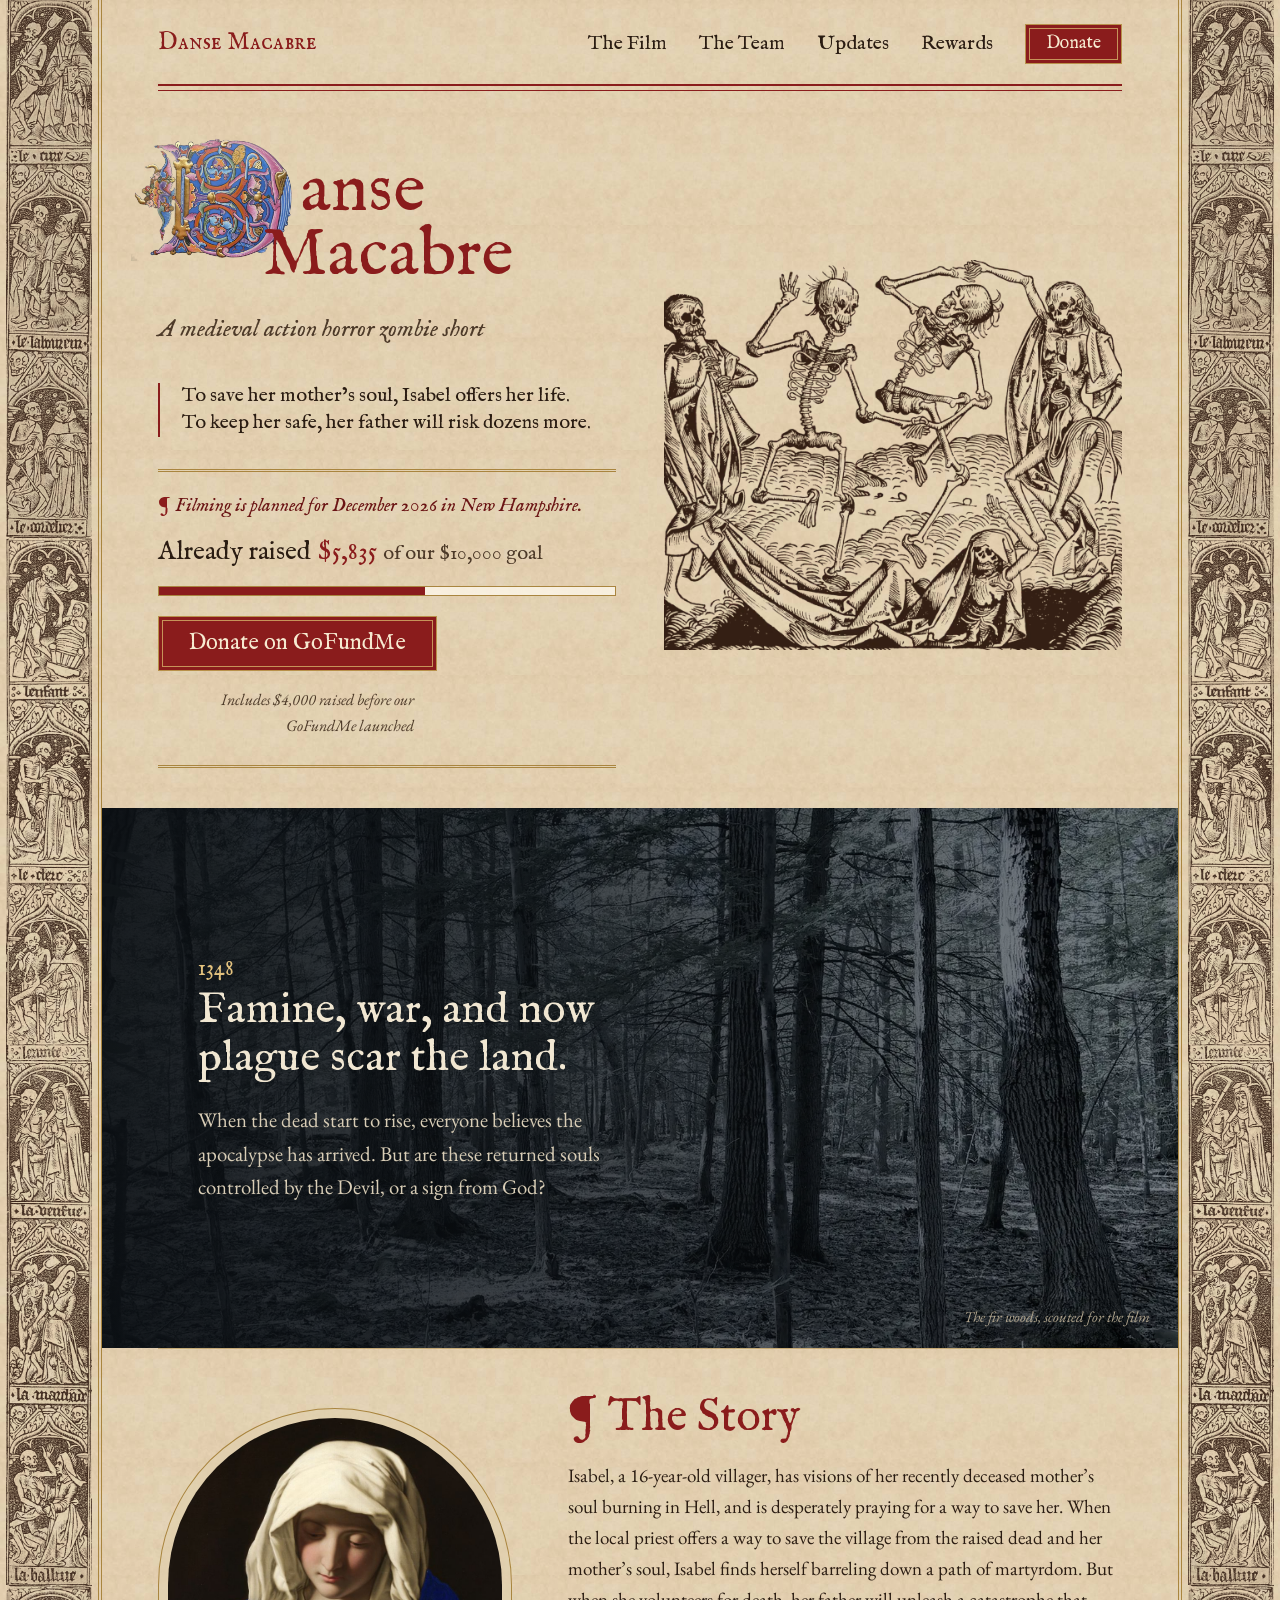
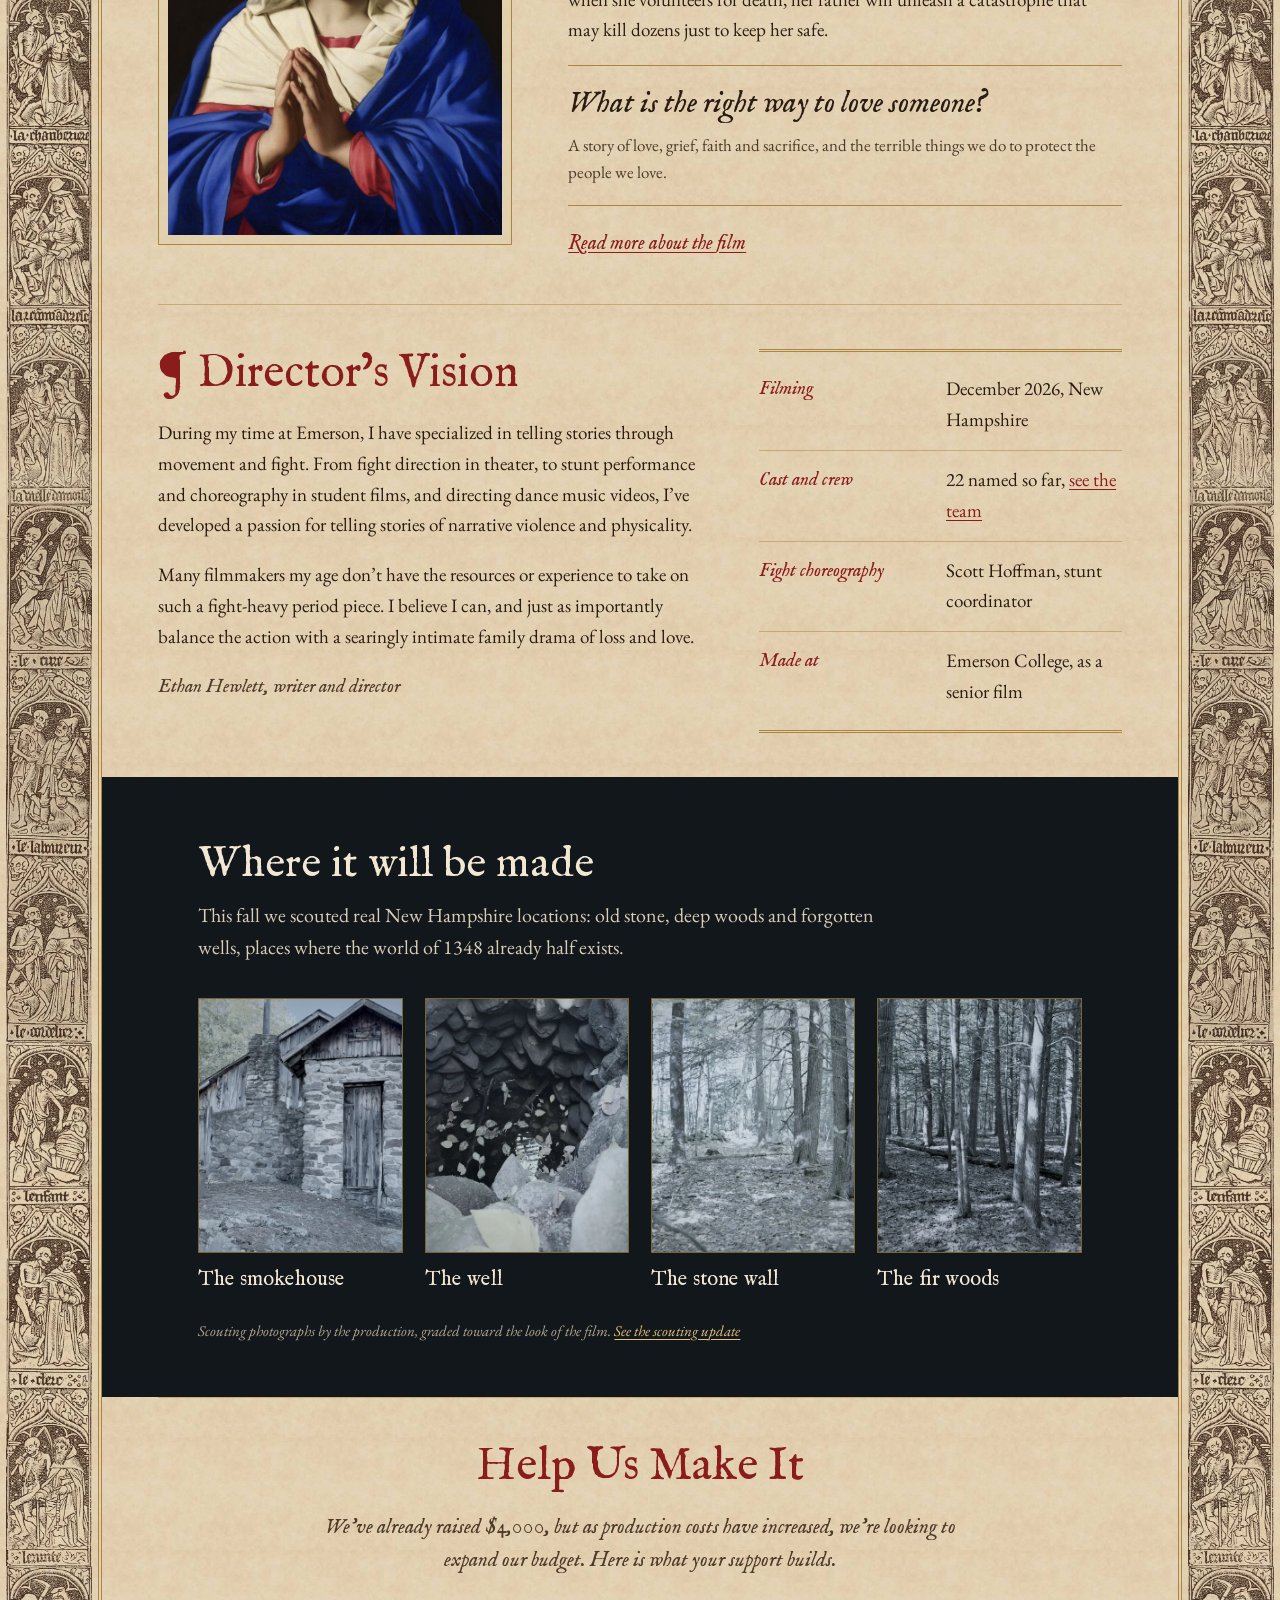
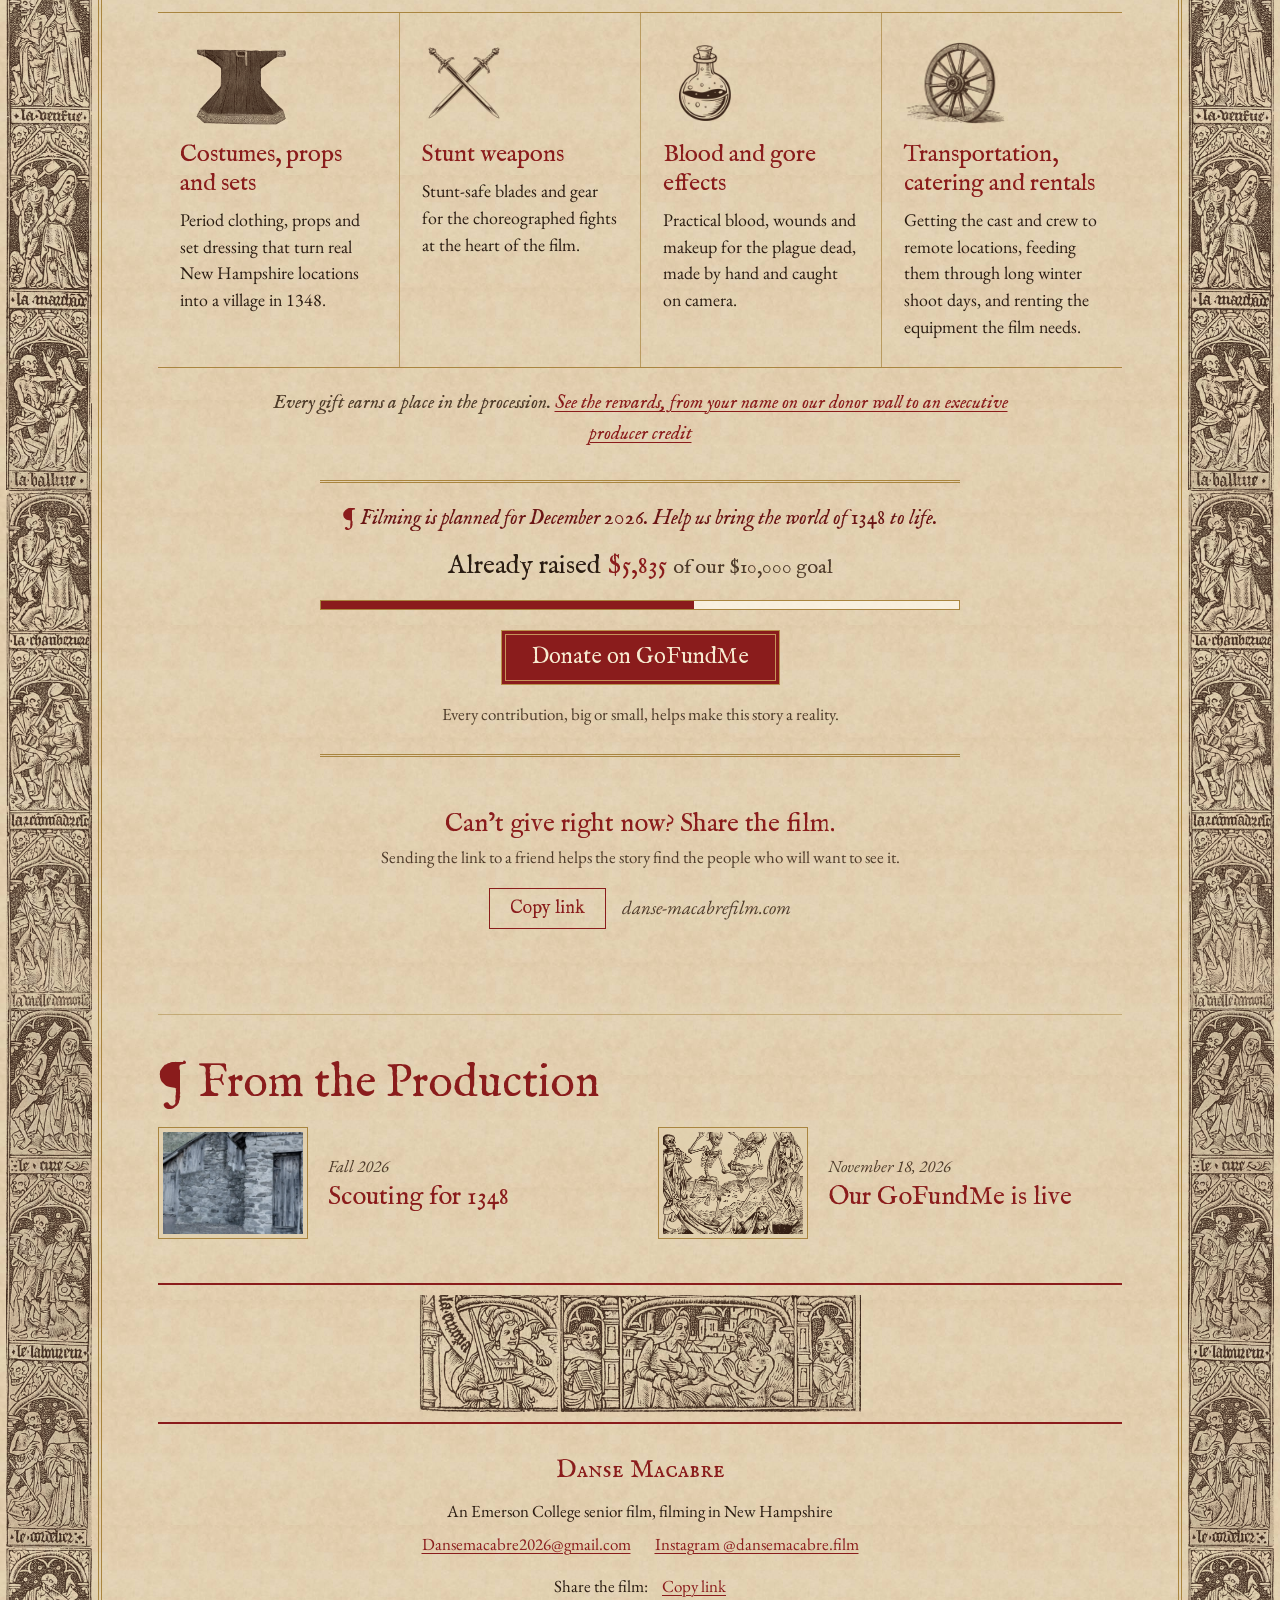
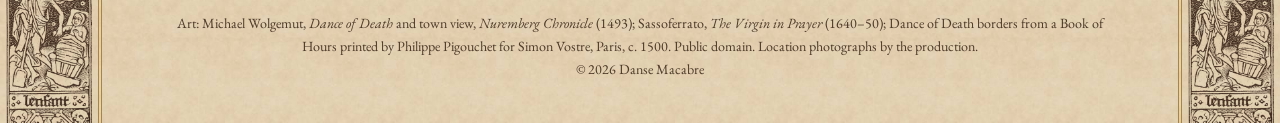
<file: index.html>
<!doctype html>
<html lang="en">
<head>
  <meta charset="utf-8">
  <meta name="viewport" content="width=device-width, initial-scale=1">
  <title>Danse Macabre: A Medieval Action Horror Zombie Short</title>
  <meta name="description" content="To save her mother's soul, Isabel offers her life. To keep her safe, her father will risk dozens more. A medieval action horror short set in 1348, from Emerson College.">
  <meta property="og:type" content="website">
  <meta property="og:title" content="Danse Macabre: A Medieval Action Horror Zombie Short">
  <meta property="og:description" content="To save her mother's soul, Isabel offers her life. To keep her safe, her father will risk dozens more. Help us bring it to life.">
  <meta property="og:url" content="https://danse-macabrefilm.com/">
  <meta property="og:image" content="https://danse-macabrefilm.com/img/social-card.jpg">
  <meta property="og:image:width" content="1200">
  <meta property="og:image:height" content="630">
  <meta property="og:image:alt" content="Danse Macabre title beside a 1493 woodcut of skeletons dancing over an open grave, framed by Dance of Death borders">
  <meta property="og:site_name" content="Danse Macabre">
  <meta property="og:locale" content="en_US">
  <meta name="twitter:card" content="summary_large_image">
  <meta name="twitter:image:alt" content="Danse Macabre title beside a 1493 woodcut of skeletons dancing over an open grave, framed by Dance of Death borders">
  <link rel="canonical" href="https://danse-macabrefilm.com/">
  <link rel="icon" href="img/favicon.png">
  <link rel="stylesheet" href="css/style.css?v=8">
</head>
<body>
<div class="page">
<div class="inner">

  <header class="site-header">
    <a class="home-link" href="index.html">Danse Macabre</a>
    <a class="btn btn-small header-donate" href="https://www.gofundme.com/f/danse-macabre-bringing-this-story-to-life">Donate</a>
    <nav class="site-nav" aria-label="Main">
      <a href="film.html">The Film</a>
      <a href="team.html">The Team</a>
      <a href="updates.html">Updates</a>
      <a href="rewards.html">Rewards</a>
      <a class="btn btn-small nav-donate" href="https://www.gofundme.com/f/danse-macabre-bringing-this-story-to-life">Donate</a>
    </nav>
  </header>
  <div class="rule" role="presentation"></div>

  <main>
    <section class="hero">
      <div>
        <h1 class="title" aria-label="Danse Macabre">
          <img class="dropcap" src="img/dropcap-d.webp" alt="" width="640" height="488">
          <span class="title-rest" aria-hidden="true"><span>anse</span><span>Macabre</span></span>
        </h1>
        <p class="tagline">A medieval action horror zombie short</p>
        <p class="hook">To save her mother&rsquo;s soul, Isabel offers her life.<br>To keep her safe, her father will risk dozens more.</p>

        <div class="funding" data-funding>
          <p class="production-notice"><span class="pilcrow" aria-hidden="true">&para;</span>Filming is planned for December 2026 in New Hampshire.</p>
          <p class="funding-amount">Already raised <span class="raised" data-raised>$5,185</span> <span class="of">of our <span data-goal>$10,000</span> goal</span></p>
          <div class="bar" role="progressbar" aria-label="Raised so far" aria-valuemin="0" aria-valuemax="100" aria-valuenow="0"><div class="bar-fill"></div></div>
          <div class="funding-actions">
            <a class="btn" href="https://www.gofundme.com/f/danse-macabre-bringing-this-story-to-life">Donate on GoFundMe</a>
            <p class="funding-note">Includes $4,000 raised before our GoFundMe launched</p>
          </div>
        </div>
      </div>
      <figure class="woodcut">
        <img src="img/hero-woodcut.webp" width="1100" height="938"
             alt="Woodcut of four skeletons dancing over an open grave, from the Nuremberg Chronicle, 1493">
      </figure>
    </section>

    <section class="film film-band" aria-labelledby="world">
      <img class="bg" src="img/scout/band-woods.webp" width="1800" height="750" loading="lazy"
           alt="A dark stand of fir trees in New Hampshire, one of the film's scouted locations">
      <div class="shade"></div>
      <div class="film-copy">
        <p class="film-kicker">1348</p>
        <h2 id="world" class="film-title">Famine, war, and now plague scar the land.</h2>
        <p>When the dead start to rise, everyone believes the apocalypse has arrived. But are these returned souls controlled by the Devil, or a sign from God?</p>
      </div>
      <p class="film-cap">The fir woods, scouted for the film</p>
    </section>

    <section class="section split" id="story">
      <figure class="arch">
        <img src="img/isabel-standin.jpg" width="800" height="1000" loading="lazy"
             alt="Painting of a young woman in a white veil and blue mantle, hands pressed together in prayer">
      </figure>
      <div class="prose">
        <h2 class="section-title"><span class="pilcrow" aria-hidden="true">&para;</span>The Story</h2>
        <p>Isabel, a 16-year-old villager, has visions of her recently deceased mother&rsquo;s soul burning in Hell, and is desperately praying for a way to save her. When the local priest offers a way to save the village from the raised dead and her mother&rsquo;s soul, Isabel finds herself barreling down a path of martyrdom. But when she volunteers for death, her father will unleash a catastrophe that may kill dozens just to keep her safe.</p>
        <blockquote class="question">
          <p class="ask">What is the right way to love someone?</p>
          <p class="gloss">A story of love, grief, faith and sacrifice, and the terrible things we do to protect the people we love.</p>
        </blockquote>
        <a class="more" href="film.html">Read more about the film</a>
      </div>
    </section>

    <section class="section split reverse top" id="director">
      <div class="prose">
        <h2 class="section-title"><span class="pilcrow" aria-hidden="true">&para;</span>Director&rsquo;s Vision</h2>
        <p>During my time at Emerson, I have specialized in telling stories through movement and fight. From fight direction in theater, to stunt performance and choreography in student films, and directing dance music videos, I&rsquo;ve developed a passion for telling stories of narrative violence and physicality.</p>
        <p>Many filmmakers my age don&rsquo;t have the resources or experience to take on such a fight-heavy period piece. I believe I can, and just as importantly balance the action with a searingly intimate family drama of loss and love.</p>
        <p class="signature">Ethan Hewlett, writer and director</p>
      </div>
      <aside aria-label="The production">
        <dl class="production">
          <div><dt>Filming</dt><dd>December 2026, New Hampshire</dd></div>
          <div><dt>Cast and crew</dt><dd>22 named so far, <a href="team.html">see the team</a></dd></div>
          <div><dt>Fight choreography</dt><dd>Scott Hoffman, stunt coordinator</dd></div>
          <div><dt>Made at</dt><dd>Emerson College, as a senior film</dd></div>
        </dl>
      </aside>
    </section>

    <section class="film locations" aria-labelledby="where">
      <h2 id="where" class="film-title">Where it will be made</h2>
      <p class="intro">This fall we scouted real New Hampshire locations: old stone, deep woods and forgotten wells, places where the world of 1348 already half exists.</p>
      <div class="location-grid">
        <figure><img src="img/scout/loc-smokehouse.webp" width="900" height="1125" loading="lazy" alt="Stone smokehouse with a weathered wooden door"><figcaption>The smokehouse</figcaption></figure>
        <figure><img src="img/scout/loc-well.webp" width="900" height="1125" loading="lazy" alt="Looking down into a stone-lined well"><figcaption>The well</figcaption></figure>
        <figure><img src="img/scout/loc-stonewall.webp" width="900" height="1125" loading="lazy" alt="An old stone wall running through bare woods"><figcaption>The stone wall</figcaption></figure>
        <figure><img src="img/scout/loc-firwoods.webp" width="900" height="1125" loading="lazy" alt="Tall fir trunks in thin woods"><figcaption>The fir woods</figcaption></figure>
      </div>
      <p class="cap">Scouting photographs by the production, graded toward the look of the film. <a href="updates.html#scouting">See the scouting update</a></p>
    </section>

    <section class="section support" id="support">
      <h2 class="section-title centered">Help Us Make It</h2>
      <p class="lead">We&rsquo;ve already raised $4,000, but as production costs have increased, we&rsquo;re looking to expand our budget. Here is what your support builds.</p>
      <ul class="support-list detailed">
        <li><img src="img/icon-costumes.webp" alt="" width="420" height="290" loading="lazy"><h3>Costumes, props and sets</h3><p>Period clothing, props and set dressing that turn real New Hampshire locations into a village in 1348.</p></li>
        <li><img src="img/icon-stunts.webp" alt="" width="420" height="420" loading="lazy"><h3>Stunt weapons</h3><p>Stunt-safe blades and gear for the choreographed fights at the heart of the film.</p></li>
        <li><img src="img/icon-effects.webp" alt="" width="420" height="420" loading="lazy"><h3>Blood and gore effects</h3><p>Practical blood, wounds and makeup for the plague dead, made by hand and caught on camera.</p></li>
        <li><img src="img/icon-transport.webp" alt="" width="420" height="341" loading="lazy"><h3>Transportation, catering and rentals</h3><p>Getting the cast and crew to remote locations, feeding them through long winter shoot days, and renting the equipment the film needs.</p></li>
      </ul>
      <p class="rewards-link">Every gift earns a place in the procession. <a class="more" href="rewards.html">See the rewards, from your name on our donor wall to an executive producer credit</a></p>
      <div class="funding funding-wide" data-funding>
        <p class="production-notice"><span class="pilcrow" aria-hidden="true">&para;</span>Filming is planned for December 2026. Help us bring the world of 1348 to life.</p>
        <p class="funding-amount">Already raised <span class="raised" data-raised>$5,185</span> <span class="of">of our <span data-goal>$10,000</span> goal</span></p>
        <div class="bar" role="progressbar" aria-label="Raised so far" aria-valuemin="0" aria-valuemax="100" aria-valuenow="0"><div class="bar-fill"></div></div>
        <div class="funding-actions">
          <a class="btn" href="https://www.gofundme.com/f/danse-macabre-bringing-this-story-to-life">Donate on GoFundMe</a>
        </div>
        <p class="encourage">Every contribution, big or small, helps make this story a reality.</p>
      </div>
      <div class="share" data-share>
        <h3 class="share-title">Can&rsquo;t give right now? Share the film.</h3>
        <p class="share-text">Sending the link to a friend helps the story find the people who will want to see it.</p>
        <div class="share-actions">
          <button type="button" class="btn-quiet" data-share-native hidden>Share the film</button>
          <button type="button" class="btn-quiet" data-share-copy hidden>Copy link</button>
          <span class="share-url">danse-macabrefilm.com</span>
        </div>
        <p class="share-status" role="status" aria-live="polite"></p>
      </div>
    </section>

    <section class="section" id="updates">
      <h2 class="section-title"><span class="pilcrow" aria-hidden="true">&para;</span>From the Production</h2>
      <div class="teasers">
        <a class="teaser" href="updates.html#scouting">
          <img src="img/scout/upd-smokehouse.webp" alt="" width="150" height="112" loading="lazy">
          <div><p class="post-date">Fall 2026</p><h3>Scouting for 1348</h3></div>
        </a>
        <a class="teaser" href="updates.html#gofundme-live">
          <img src="img/hero-woodcut.webp" alt="" width="150" height="112" loading="lazy">
          <div><p class="post-date">November 18, 2026</p><h3>Our GoFundMe is live</h3></div>
        </a>
      </div>
    </section>
  </main>

  <img class="frieze" src="img/band-vostre.webp" alt="" width="1400" height="370" loading="lazy">
  <footer class="site-footer">
    <p class="footer-title">Danse Macabre</p>
    <p>An Emerson College senior film, filming in New Hampshire</p>
    <p class="footer-links"><a href="mailto:Dansemacabre2026@gmail.com">Dansemacabre2026@gmail.com</a><a href="https://www.instagram.com/dansemacabre.film/">Instagram @dansemacabre.film</a></p>
    <p class="footer-share" data-share><span>Share the film:</span><button type="button" class="link-btn" data-share-native hidden>Share</button><button type="button" class="link-btn" data-share-copy hidden>Copy link</button><noscript>danse-macabrefilm.com</noscript><span class="share-status" role="status" aria-live="polite"></span></p>
    <p class="art-credits">Art: Michael Wolgemut, <i>Dance of Death</i> and town view, <i>Nuremberg Chronicle</i> (1493); Sassoferrato, <i>The Virgin in Prayer</i> (1640&ndash;50); Dance of Death borders from a Book of Hours printed by Philippe Pigouchet for Simon Vostre, Paris, c. 1500. Public domain. Location photographs by the production.<br>&copy; <span data-year>2026</span> Danse Macabre</p>
  </footer>

</div>
</div>
<script src="js/funding.js"></script>
<script src="js/site.js"></script>
</body>
</html>
</file>
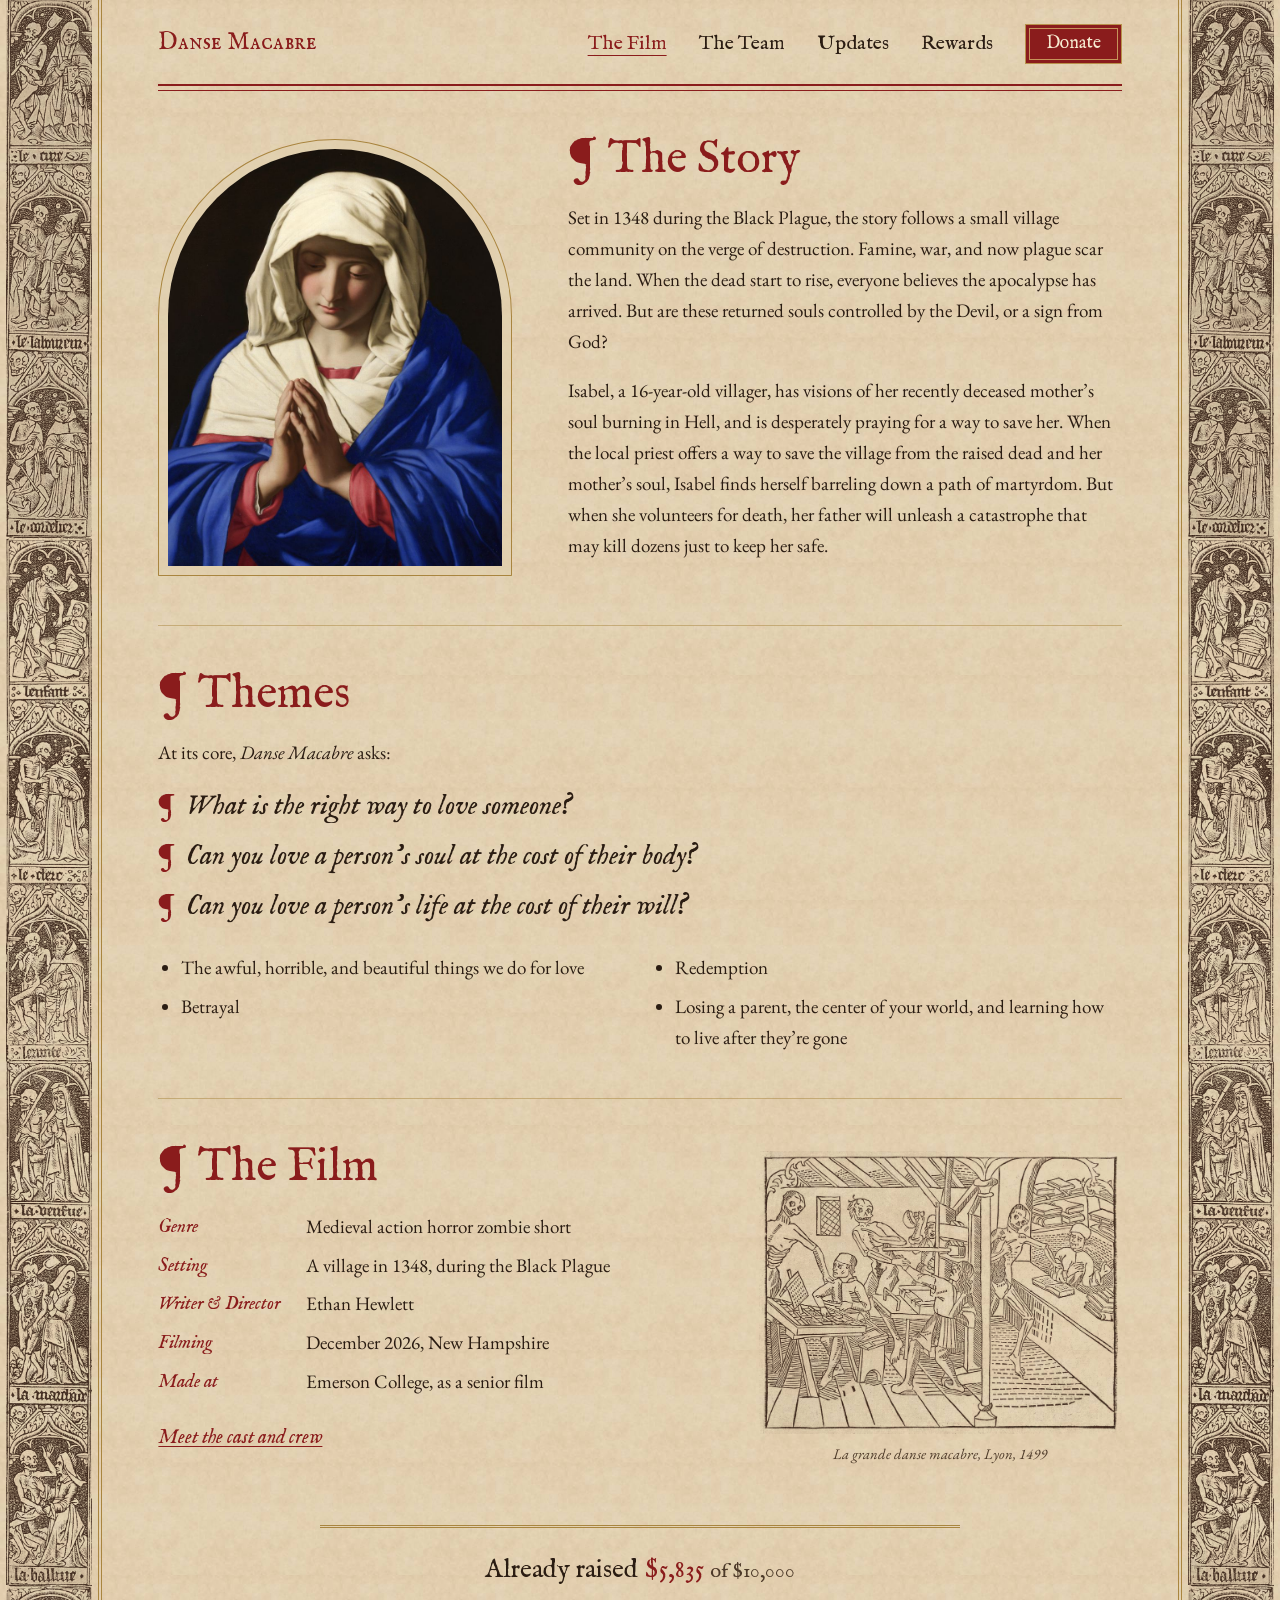
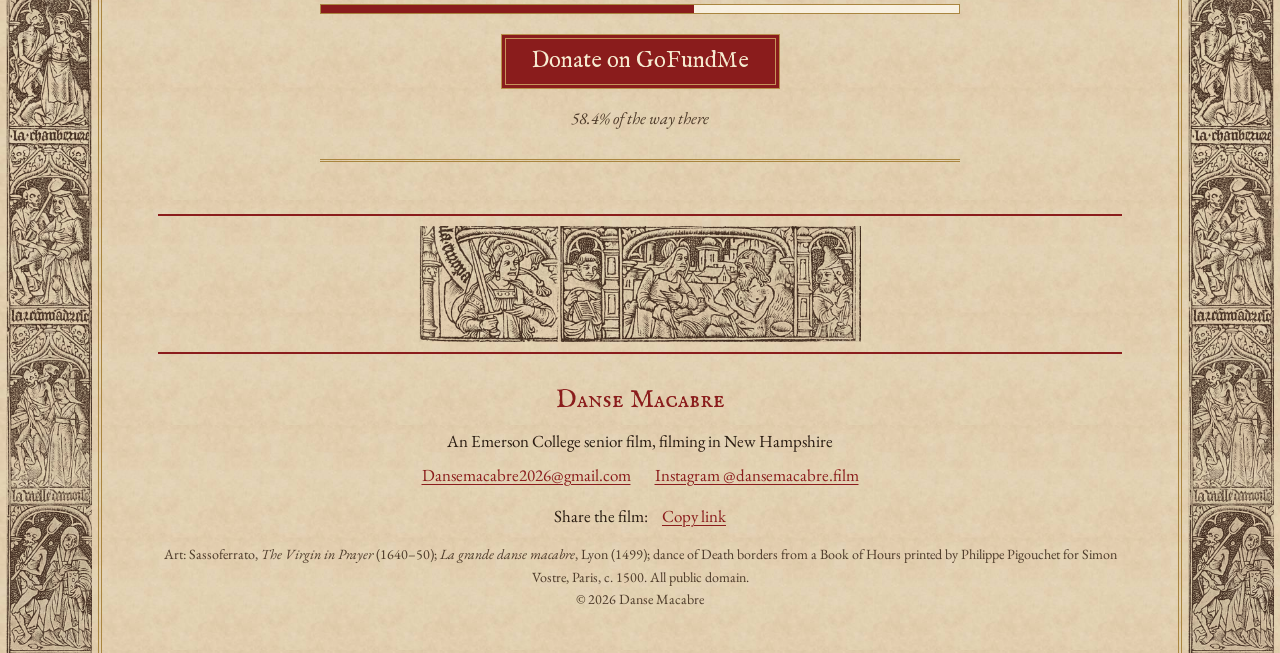
<file: film.html>
<!doctype html>
<html lang="en">
<head>
  <meta charset="utf-8">
  <meta name="viewport" content="width=device-width, initial-scale=1">
  <title>The Film | Danse Macabre</title>
  <meta name="description" content="1348. Famine, war, and now plague. When the dead start to rise, a village must decide: are these returned souls controlled by the Devil, or a sign from God?">
  <meta property="og:type" content="website">
  <meta property="og:title" content="The Film | Danse Macabre">
  <meta property="og:description" content="Set in 1348 during the Black Plague, the story follows a small village community on the verge of destruction.">
  <meta property="og:url" content="https://danse-macabrefilm.com/film.html">
  <meta property="og:image" content="https://danse-macabrefilm.com/img/social-card.jpg">
  <meta property="og:image:width" content="1200">
  <meta property="og:image:height" content="630">
  <meta property="og:image:alt" content="Danse Macabre title beside a 1493 woodcut of skeletons dancing over an open grave, framed by Dance of Death borders">
  <meta property="og:site_name" content="Danse Macabre">
  <meta property="og:locale" content="en_US">
  <meta name="twitter:card" content="summary_large_image">
  <meta name="twitter:image:alt" content="Danse Macabre title beside a 1493 woodcut of skeletons dancing over an open grave, framed by Dance of Death borders">
  <link rel="canonical" href="https://danse-macabrefilm.com/film.html">
  <link rel="icon" href="img/favicon.png">
  <link rel="stylesheet" href="css/style.css?v=8">
</head>
<body>
<div class="page">
<div class="inner">

  <header class="site-header">
    <a class="home-link" href="index.html">Danse Macabre</a>
    <a class="btn btn-small header-donate" href="https://www.gofundme.com/f/danse-macabre-bringing-this-story-to-life">Donate</a>
    <nav class="site-nav" aria-label="Main">
      <a href="film.html" aria-current="page">The Film</a>
      <a href="team.html">The Team</a>
      <a href="updates.html">Updates</a>
      <a href="rewards.html">Rewards</a>
      <a class="btn btn-small nav-donate" href="https://www.gofundme.com/f/danse-macabre-bringing-this-story-to-life">Donate</a>
    </nav>
  </header>
  <div class="rule" role="presentation"></div>

  <main>
    <section class="section split">
      <figure class="arch">
        <img src="img/isabel-standin.jpg" width="800" height="1000"
             alt="Painting of a young woman in a white veil and blue mantle, hands pressed together in prayer">
      </figure>
      <div>
        <h1 class="section-title"><span class="pilcrow" aria-hidden="true">&para;</span>The Story</h1>
        <p>Set in 1348 during the Black Plague, the story follows a small village community on the verge of destruction. Famine, war, and now plague scar the land. When the dead start to rise, everyone believes the apocalypse has arrived. But are these returned souls controlled by the Devil, or a sign from God?</p>
        <p>Isabel, a 16-year-old villager, has visions of her recently deceased mother&rsquo;s soul burning in Hell, and is desperately praying for a way to save her. When the local priest offers a way to save the village from the raised dead and her mother&rsquo;s soul, Isabel finds herself barreling down a path of martyrdom. But when she volunteers for death, her father will unleash a catastrophe that may kill dozens just to keep her safe.</p>
      </div>
    </section>

    <section class="section">
      <h2 class="section-title"><span class="pilcrow" aria-hidden="true">&para;</span>Themes</h2>
      <p>At its core, <i>Danse Macabre</i> asks:</p>
      <ul class="questions">
        <li>What is the right way to love someone?</li>
        <li>Can you love a person&rsquo;s soul at the cost of their body?</li>
        <li>Can you love a person&rsquo;s life at the cost of their will?</li>
      </ul>
      <ul class="motifs">
        <li>The awful, horrible, and beautiful things we do for love</li>
        <li>Betrayal</li>
        <li>Redemption</li>
        <li>Losing a parent, the center of your world, and learning how to live after they&rsquo;re gone</li>
      </ul>
    </section>

    <section class="section split reverse">
      <div>
        <h2 class="section-title"><span class="pilcrow" aria-hidden="true">&para;</span>The Film</h2>
        <dl class="facts">
          <dt>Genre</dt><dd>Medieval action horror zombie short</dd>
          <dt>Setting</dt><dd>A village in 1348, during the Black Plague</dd>
          <dt>Writer &amp; Director</dt><dd>Ethan Hewlett</dd>
          <dt>Filming</dt><dd>December 2026, New Hampshire</dd>
          <dt>Made at</dt><dd>Emerson College, as a senior film</dd>
        </dl>
        <p><a class="more" href="team.html">Meet the cast and crew</a></p>
      </div>
      <figure class="woodcut">
        <img src="img/printing-shop.webp" width="900" height="701" loading="lazy"
             alt="Woodcut of skeletons seizing printers and a bookseller at work in their shop">
        <figcaption><i>La grande danse macabre</i>, Lyon, 1499</figcaption>
      </figure>
    </section>

    <section class="funding funding-wide" data-funding aria-label="Fundraising progress">
      <p class="funding-amount">Already raised <span class="raised" data-raised>$5,185</span> <span class="of">of <span data-goal>$10,000</span></span></p>
      <div class="bar" role="progressbar" aria-label="Raised so far" aria-valuemin="0" aria-valuemax="100" aria-valuenow="0"><div class="bar-fill"></div></div>
      <div class="funding-actions">
        <a class="btn" href="https://www.gofundme.com/f/danse-macabre-bringing-this-story-to-life">Donate on GoFundMe</a>
        <p class="funding-meta"><span data-percent>51.9%</span> of the way there</p>
      </div>
    </section>
  </main>

  <img class="frieze" src="img/band-vostre.webp" alt="" width="1400" height="370" loading="lazy">
  <footer class="site-footer">
    <p class="footer-title">Danse Macabre</p>
    <p>An Emerson College senior film, filming in New Hampshire</p>
    <p class="footer-links"><a href="mailto:Dansemacabre2026@gmail.com">Dansemacabre2026@gmail.com</a><a href="https://www.instagram.com/dansemacabre.film/">Instagram @dansemacabre.film</a></p>
    <p class="footer-share" data-share><span>Share the film:</span><button type="button" class="link-btn" data-share-native hidden>Share</button><button type="button" class="link-btn" data-share-copy hidden>Copy link</button><noscript>danse-macabrefilm.com</noscript><span class="share-status" role="status" aria-live="polite"></span></p>
    <p class="art-credits">Art: Sassoferrato, <i>The Virgin in Prayer</i> (1640&ndash;50); <i>La grande danse macabre</i>, Lyon (1499); dance of Death borders from a Book of Hours printed by Philippe Pigouchet for Simon Vostre, Paris, c. 1500. All public domain.<br>&copy; <span data-year>2026</span> Danse Macabre</p>
  </footer>

</div>
</div>
<script src="js/funding.js"></script>
<script src="js/site.js"></script>
</body>
</html>
</file>
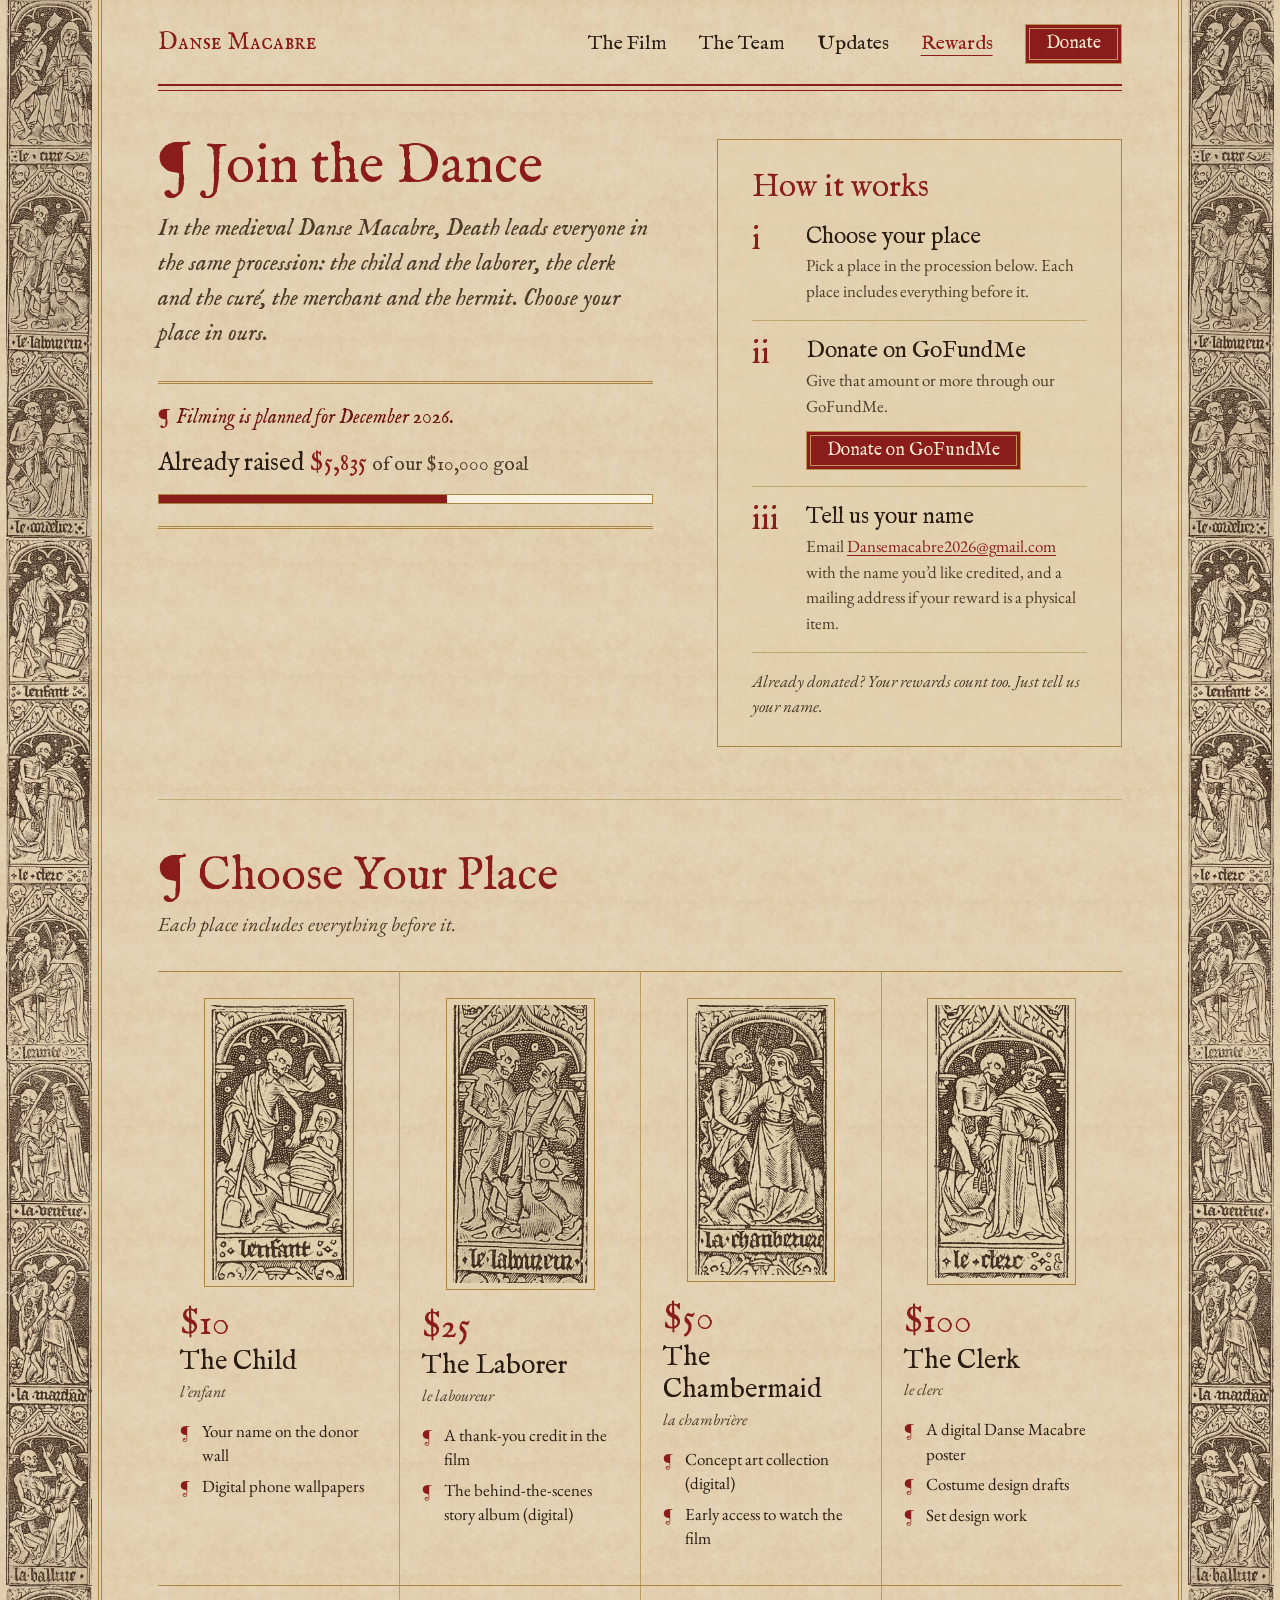
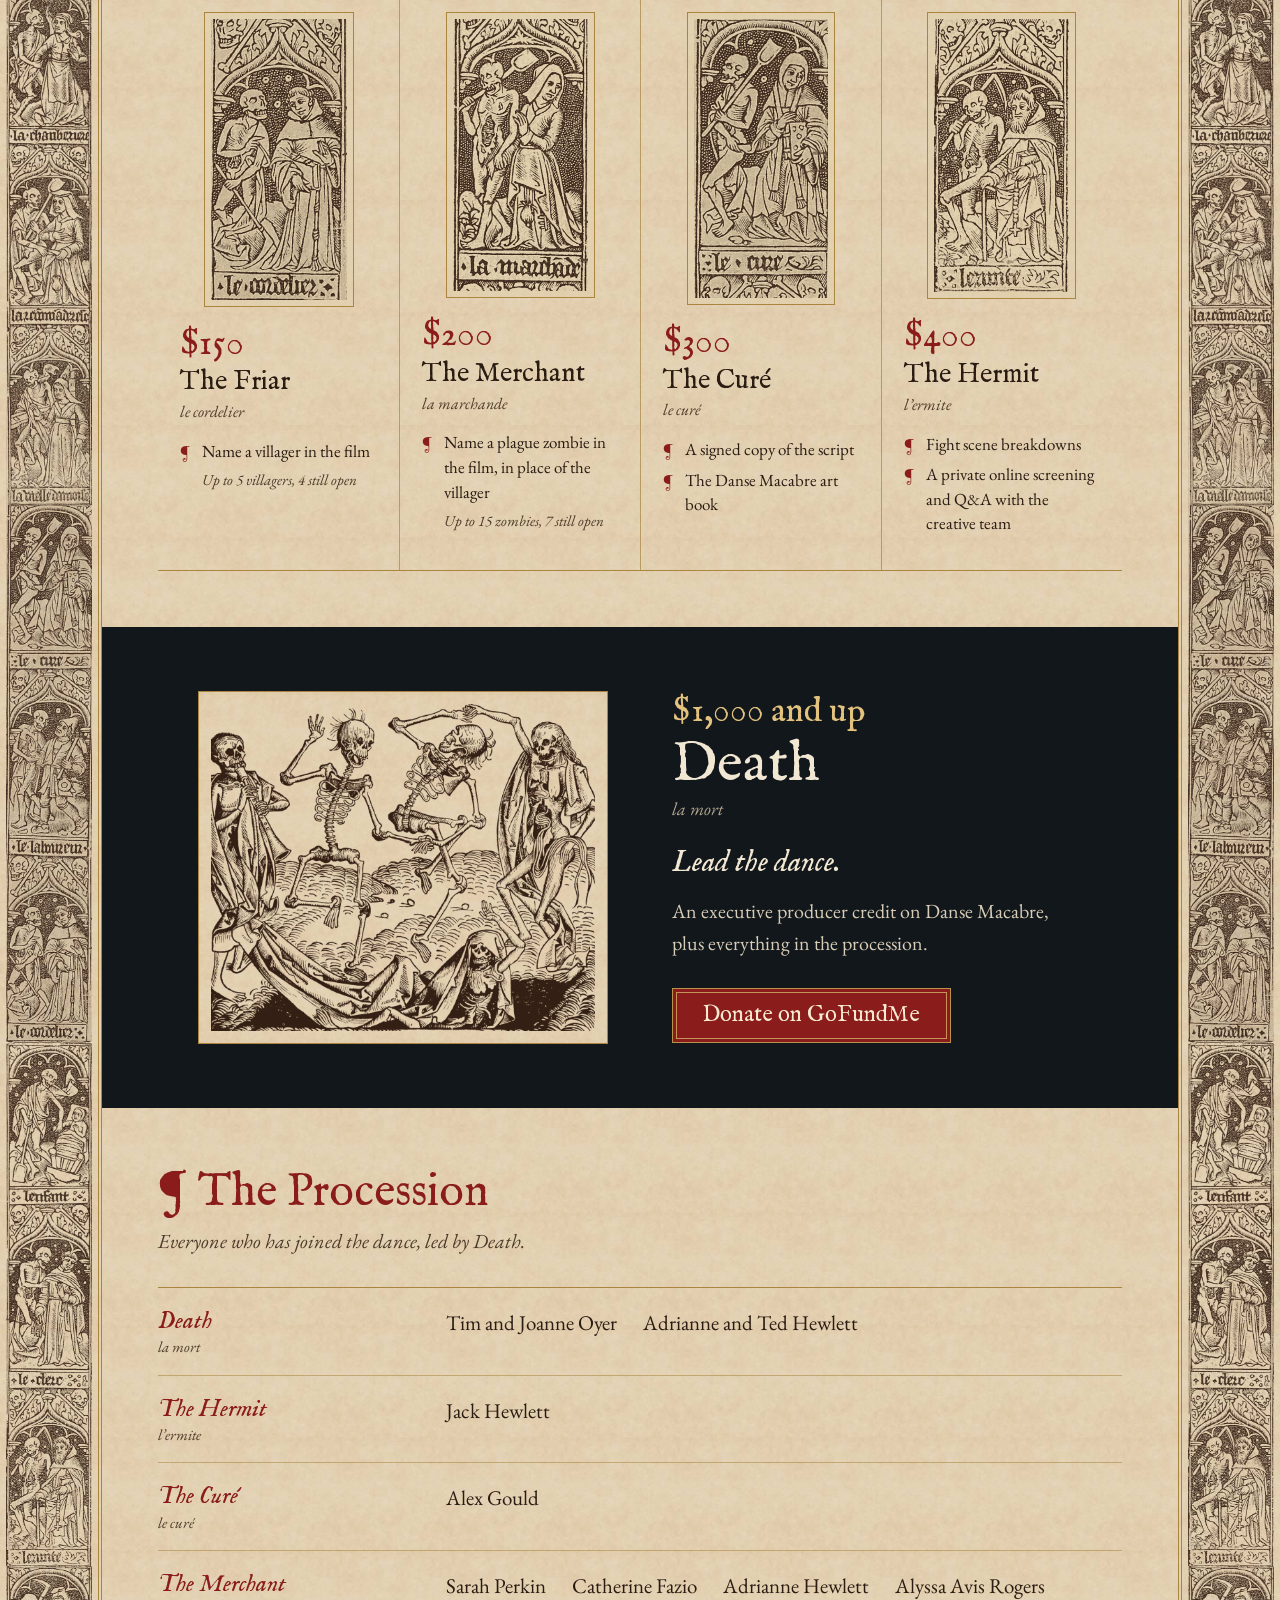
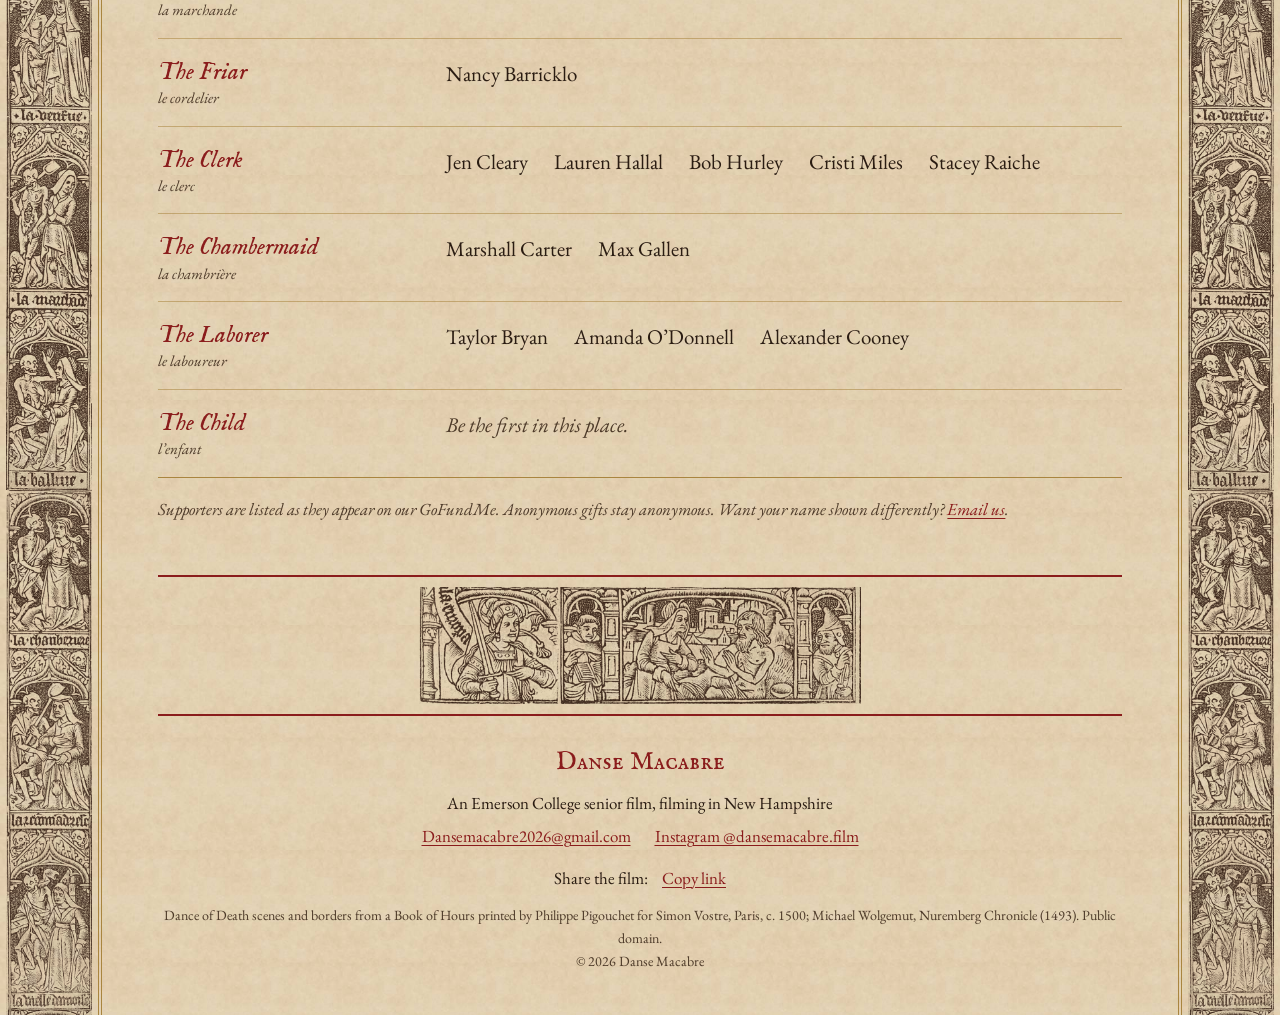
<file: rewards.html>
<!doctype html>
<html lang="en">
<head>
  <meta charset="utf-8">
  <meta name="viewport" content="width=device-width, initial-scale=1">
  <title>Join the Dance | Danse Macabre</title>
  <meta name="description" content="Join the procession: rewards for supporting Danse Macabre, from your name on our donor wall to an executive producer credit.">
  <meta property="og:type" content="website">
  <meta property="og:title" content="Join the Dance | Danse Macabre">
  <meta property="og:description" content="Join the procession: rewards for supporting Danse Macabre, from your name on our donor wall to an executive producer credit.">
  <meta property="og:url" content="https://danse-macabrefilm.com/rewards.html">
  <meta property="og:image" content="https://danse-macabrefilm.com/img/social-card.jpg">
  <meta property="og:image:width" content="1200">
  <meta property="og:image:height" content="630">
  <meta property="og:image:alt" content="Danse Macabre title beside a 1493 woodcut of skeletons dancing over an open grave, framed by Dance of Death borders">
  <meta property="og:site_name" content="Danse Macabre">
  <meta property="og:locale" content="en_US">
  <meta name="twitter:card" content="summary_large_image">
  <meta name="twitter:description" content="Join the procession: rewards for supporting Danse Macabre, from your name on our donor wall to an executive producer credit.">
  <meta name="twitter:image:alt" content="Danse Macabre title beside a 1493 woodcut of skeletons dancing over an open grave, framed by Dance of Death borders">
  <link rel="canonical" href="https://danse-macabrefilm.com/rewards.html">
  <link rel="icon" href="img/favicon.png">
  <link rel="stylesheet" href="css/style.css?v=8">
</head>
<body>
<div class="page">
<div class="inner">

  <header class="site-header">
    <a class="home-link" href="index.html">Danse Macabre</a>
    <a class="btn btn-small header-donate" href="https://www.gofundme.com/f/danse-macabre-bringing-this-story-to-life">Donate</a>
    <nav class="site-nav" aria-label="Main">
      <a href="film.html">The Film</a>
      <a href="team.html">The Team</a>
      <a href="updates.html">Updates</a>
      <a href="rewards.html" aria-current="page">Rewards</a>
      <a class="btn btn-small nav-donate" href="https://www.gofundme.com/f/danse-macabre-bringing-this-story-to-life">Donate</a>
    </nav>
  </header>
  <div class="rule" role="presentation"></div>

  <main>
    <section class="rw-intro" aria-labelledby="page-title">
      <div>
        <h1 id="page-title" class="section-title rw-title"><span class="pilcrow" aria-hidden="true">&para;</span>Join the Dance</h1>
        <p class="rw-lede">In the medieval Danse Macabre, Death leads everyone in the same procession: the child and the laborer, the clerk and the cur&eacute;, the merchant and the hermit. Choose your place in ours.</p>

        <div class="funding" data-funding>
          <p class="production-notice"><span class="pilcrow" aria-hidden="true">&para;</span>Filming is planned for December 2026.</p>
          <p class="funding-amount">Already raised <span class="raised" data-raised>$5,185</span> <span class="of">of our <span data-goal>$10,000</span> goal</span></p>
          <div class="bar" role="progressbar" aria-label="Raised so far" aria-valuemin="0" aria-valuemax="100" aria-valuenow="0"><div class="bar-fill"></div></div>
          <div class="funding-actions rw-funding-actions">
            <a class="btn" href="https://www.gofundme.com/f/danse-macabre-bringing-this-story-to-life">Donate on GoFundMe</a>
          </div>
        </div>
      </div>

      <aside class="rw-how" aria-labelledby="how">
        <h2 id="how" class="rw-how-title"><span class="pilcrow rw-how-pilcrow" aria-hidden="true">&para;</span>How it works</h2>
        <ol class="rw-steps">
          <li>
            <div>
              <h3 class="rw-step-title">Choose your place</h3>
              <p>Pick a place in the procession below. Each place includes everything before it.</p>
            </div>
          </li>
          <li>
            <div>
              <h3 class="rw-step-title">Donate on GoFundMe</h3>
              <p>Give that amount or more through our GoFundMe.</p>
              <a class="btn btn-small" href="https://www.gofundme.com/f/danse-macabre-bringing-this-story-to-life">Donate on GoFundMe</a>
            </div>
          </li>
          <li>
            <div>
              <h3 class="rw-step-title">Tell us your name</h3>
              <p>Email <a href="mailto:Dansemacabre2026@gmail.com">Dansemacabre2026@gmail.com</a><span data-form-wrap hidden> or fill in <a data-form-link href="#">our short form</a></span> with the name you&rsquo;d like credited, and a mailing address if your reward is a physical item.</p>
            </div>
          </li>
        </ol>
        <p class="rw-how-note">Already donated? Your rewards count too. Just tell us your name.</p>
      </aside>
    </section>

    <section class="section rw-places" aria-labelledby="choose">
      <h2 id="choose" class="section-title"><span class="pilcrow" aria-hidden="true">&para;</span>Choose Your Place</h2>
      <p class="rw-sub">Each place includes everything before it.</p>

      <div class="rw-tiers">
        <article class="rw-tier" id="tier-child">
          <figure class="rw-woodcut"><img src="img/tiers/child.webp" width="256" height="519" loading="lazy" alt="Woodcut: Death leads a child from its cradle"></figure>
          <div class="rw-tier-text">
            <p class="rw-price">$10</p>
            <h3 class="rw-tier-name">The Child</h3>
            <p class="rw-fr" lang="fr">l&rsquo;enfant</p>
            <ul class="rw-adds">
              <li>Your name on the donor wall</li>
              <li>Digital phone wallpapers</li>
            </ul>
          </div>
        </article>

        <article class="rw-tier" id="tier-laborer">
          <figure class="rw-woodcut"><img src="img/tiers/laborer.webp" width="256" height="529" loading="lazy" alt="Woodcut: Death leads a laborer carrying his tools"></figure>
          <div class="rw-tier-text">
            <p class="rw-price">$25</p>
            <h3 class="rw-tier-name">The Laborer</h3>
            <p class="rw-fr" lang="fr">le laboureur</p>
            <ul class="rw-adds">
              <li>A thank-you credit in the film</li>
              <li>The behind-the-scenes story album (digital)</li>
            </ul>
          </div>
        </article>

        <article class="rw-tier" id="tier-chambermaid">
          <figure class="rw-woodcut"><img src="img/tiers/chambermaid.webp" width="256" height="513" loading="lazy" alt="Woodcut: Death seizes a chambermaid"></figure>
          <div class="rw-tier-text">
            <p class="rw-price">$50</p>
            <h3 class="rw-tier-name">The Chambermaid</h3>
            <p class="rw-fr" lang="fr">la chambri&egrave;re</p>
            <ul class="rw-adds">
              <li>Concept art collection (digital)</li>
              <li>Early access to watch the film</li>
            </ul>
          </div>
        </article>

        <article class="rw-tier" id="tier-clerk">
          <figure class="rw-woodcut"><img src="img/tiers/clerk.webp" width="256" height="519" loading="lazy" alt="Woodcut: Death takes a clerk by the arm"></figure>
          <div class="rw-tier-text">
            <p class="rw-price">$100</p>
            <h3 class="rw-tier-name">The Clerk</h3>
            <p class="rw-fr" lang="fr">le clerc</p>
            <ul class="rw-adds">
              <li>A digital Danse Macabre poster</li>
              <li>Costume design drafts</li>
              <li>Set design work</li>
            </ul>
          </div>
        </article>

        <article class="rw-tier" id="tier-friar">
          <figure class="rw-woodcut"><img src="img/tiers/friar.webp" width="256" height="530" loading="lazy" alt="Woodcut: Death walks beside a Franciscan friar"></figure>
          <div class="rw-tier-text">
            <p class="rw-price">$150</p>
            <h3 class="rw-tier-name">The Friar</h3>
            <p class="rw-fr" lang="fr">le cordelier</p>
            <ul class="rw-adds">
              <li>Name a villager in the film</li>
            </ul>
            <p class="rw-limit">Up to 5 villagers, <span data-left="villager">4</span> still open</p>
          </div>
        </article>

        <article class="rw-tier" id="tier-merchant">
          <figure class="rw-woodcut"><img src="img/tiers/merchant.webp" width="256" height="517" loading="lazy" alt="Woodcut: Death leads a merchant woman with her purse"></figure>
          <div class="rw-tier-text">
            <p class="rw-price">$200</p>
            <h3 class="rw-tier-name">The Merchant</h3>
            <p class="rw-fr" lang="fr">la marchande</p>
            <ul class="rw-adds">
              <li>Name a plague zombie in the film, in place of the villager</li>
            </ul>
            <p class="rw-limit">Up to 15 zombies, <span data-left="zombie">9</span> still open</p>
          </div>
        </article>

        <article class="rw-tier" id="tier-cure">
          <figure class="rw-woodcut"><img src="img/tiers/cure.webp" width="256" height="530" loading="lazy" alt="Woodcut: Death, carrying a spade, leads a parish priest"></figure>
          <div class="rw-tier-text">
            <p class="rw-price">$300</p>
            <h3 class="rw-tier-name">The Cur&eacute;</h3>
            <p class="rw-fr" lang="fr">le cur&eacute;</p>
            <ul class="rw-adds">
              <li>A signed copy of the script</li>
              <li>The Danse Macabre art book</li>
            </ul>
          </div>
        </article>

        <article class="rw-tier" id="tier-hermit">
          <figure class="rw-woodcut"><img src="img/tiers/hermit.webp" width="256" height="519" loading="lazy" alt="Woodcut: Death plays a pipe beside a bearded hermit"></figure>
          <div class="rw-tier-text">
            <p class="rw-price">$400</p>
            <h3 class="rw-tier-name">The Hermit</h3>
            <p class="rw-fr" lang="fr">l&rsquo;ermite</p>
            <ul class="rw-adds">
              <li>Fight scene breakdowns</li>
              <li>A private online screening and Q&amp;A with the creative team</li>
            </ul>
          </div>
        </article>
      </div>
    </section>

    <section class="film rw-death" aria-labelledby="death-title">
      <article class="rw-death-inner" id="tier-death">
        <figure class="rw-plate">
          <img src="img/hero-woodcut.webp" width="1100" height="938" loading="lazy"
               alt="Woodcut of four skeletons dancing over an open grave, Nuremberg Chronicle, 1493">
        </figure>
        <div>
          <p class="rw-death-price">$1,000 and up</p>
          <h3 id="death-title" class="rw-death-name">Death</h3>
          <p class="rw-fr" lang="fr">la mort</p>
          <p class="rw-death-lead">Lead the dance.</p>
          <p class="rw-death-text">An executive producer credit on Danse Macabre, plus everything in the procession.</p>
          <a class="btn" href="https://www.gofundme.com/f/danse-macabre-bringing-this-story-to-life">Donate on GoFundMe</a>
        </div>
      </article>
    </section>

    <section class="section rw-procession" aria-labelledby="procession">
      <h2 id="procession" class="section-title"><span class="pilcrow" aria-hidden="true">&para;</span>The Procession</h2>
      <p class="rw-sub">Everyone who has joined the dance, led by Death.</p>
      <dl class="rw-wall" data-donor-wall>
        <div class="rw-group"><dt><span class="rw-wall-tier">Death</span> <span class="rw-wall-fr" lang="fr">la mort</span></dt><dd><span>Tim and Joanne Oyer</span><span>Adrianne and Ted Hewlett</span></dd></div>
        <div class="rw-group"><dt><span class="rw-wall-tier">The Hermit</span> <span class="rw-wall-fr" lang="fr">l&rsquo;ermite</span></dt><dd><span>Jack Hewlett</span></dd></div>
        <div class="rw-group"><dt><span class="rw-wall-tier">The Cur&eacute;</span> <span class="rw-wall-fr" lang="fr">le cur&eacute;</span></dt><dd><span class="rw-empty">Be the first in this place.</span></dd></div>
        <div class="rw-group"><dt><span class="rw-wall-tier">The Merchant</span> <span class="rw-wall-fr" lang="fr">la marchande</span></dt><dd><span>Sarah Perkin</span><span>Catherine Fazio</span><span>Adrianne Hewlett</span></dd></div>
        <div class="rw-group"><dt><span class="rw-wall-tier">The Friar</span> <span class="rw-wall-fr" lang="fr">le cordelier</span></dt><dd><span>Nancy Barricklo</span></dd></div>
        <div class="rw-group"><dt><span class="rw-wall-tier">The Clerk</span> <span class="rw-wall-fr" lang="fr">le clerc</span></dt><dd><span>Jen Cleary</span><span>Lauren Hallal</span><span>Bob Hurley</span><span>Cristi Miles</span></dd></div>
        <div class="rw-group"><dt><span class="rw-wall-tier">The Chambermaid</span> <span class="rw-wall-fr" lang="fr">la chambri&egrave;re</span></dt><dd><span>Marshall Carter</span><span>Max Gallen</span></dd></div>
        <div class="rw-group"><dt><span class="rw-wall-tier">The Laborer</span> <span class="rw-wall-fr" lang="fr">le laboureur</span></dt><dd><span>Taylor Bryan</span><span>Amanda O&rsquo;Donnell</span><span>Alexander Cooney</span></dd></div>
        <div class="rw-group"><dt><span class="rw-wall-tier">The Child</span> <span class="rw-wall-fr" lang="fr">l&rsquo;enfant</span></dt><dd><span class="rw-empty">Be the first in this place.</span></dd></div>
      </dl>
      <p class="rw-wall-note">Supporters are listed as they appear on our GoFundMe. Anonymous gifts stay anonymous. Want your name shown differently? <a href="mailto:Dansemacabre2026@gmail.com">Email us</a>.</p>
    </section>
  </main>

  <img class="frieze" src="img/band-vostre.webp" alt="" width="1400" height="370" loading="lazy">
  <footer class="site-footer">
    <p class="footer-title">Danse Macabre</p>
    <p>An Emerson College senior film, filming in New Hampshire</p>
    <p class="footer-links"><a href="mailto:Dansemacabre2026@gmail.com">Dansemacabre2026@gmail.com</a><a href="https://www.instagram.com/dansemacabre.film/">Instagram @dansemacabre.film</a></p>
    <p class="footer-share" data-share><span>Share the film:</span><button type="button" class="link-btn" data-share-native hidden>Share</button><button type="button" class="link-btn" data-share-copy hidden>Copy link</button><noscript>danse-macabrefilm.com</noscript><span class="share-status" role="status" aria-live="polite"></span></p>
    <p class="art-credits">Dance of Death scenes and borders from a Book of Hours printed by Philippe Pigouchet for Simon Vostre, Paris, c. 1500; Michael Wolgemut, Nuremberg Chronicle (1493). Public domain.<br>&copy; <span data-year>2026</span> Danse Macabre</p>
  </footer>

</div>
</div>
<script src="js/funding.js"></script>
<script src="js/donors.js"></script>
<script src="js/site.js"></script>
<script src="js/rewards.js"></script>
</body>
</html>
</file>
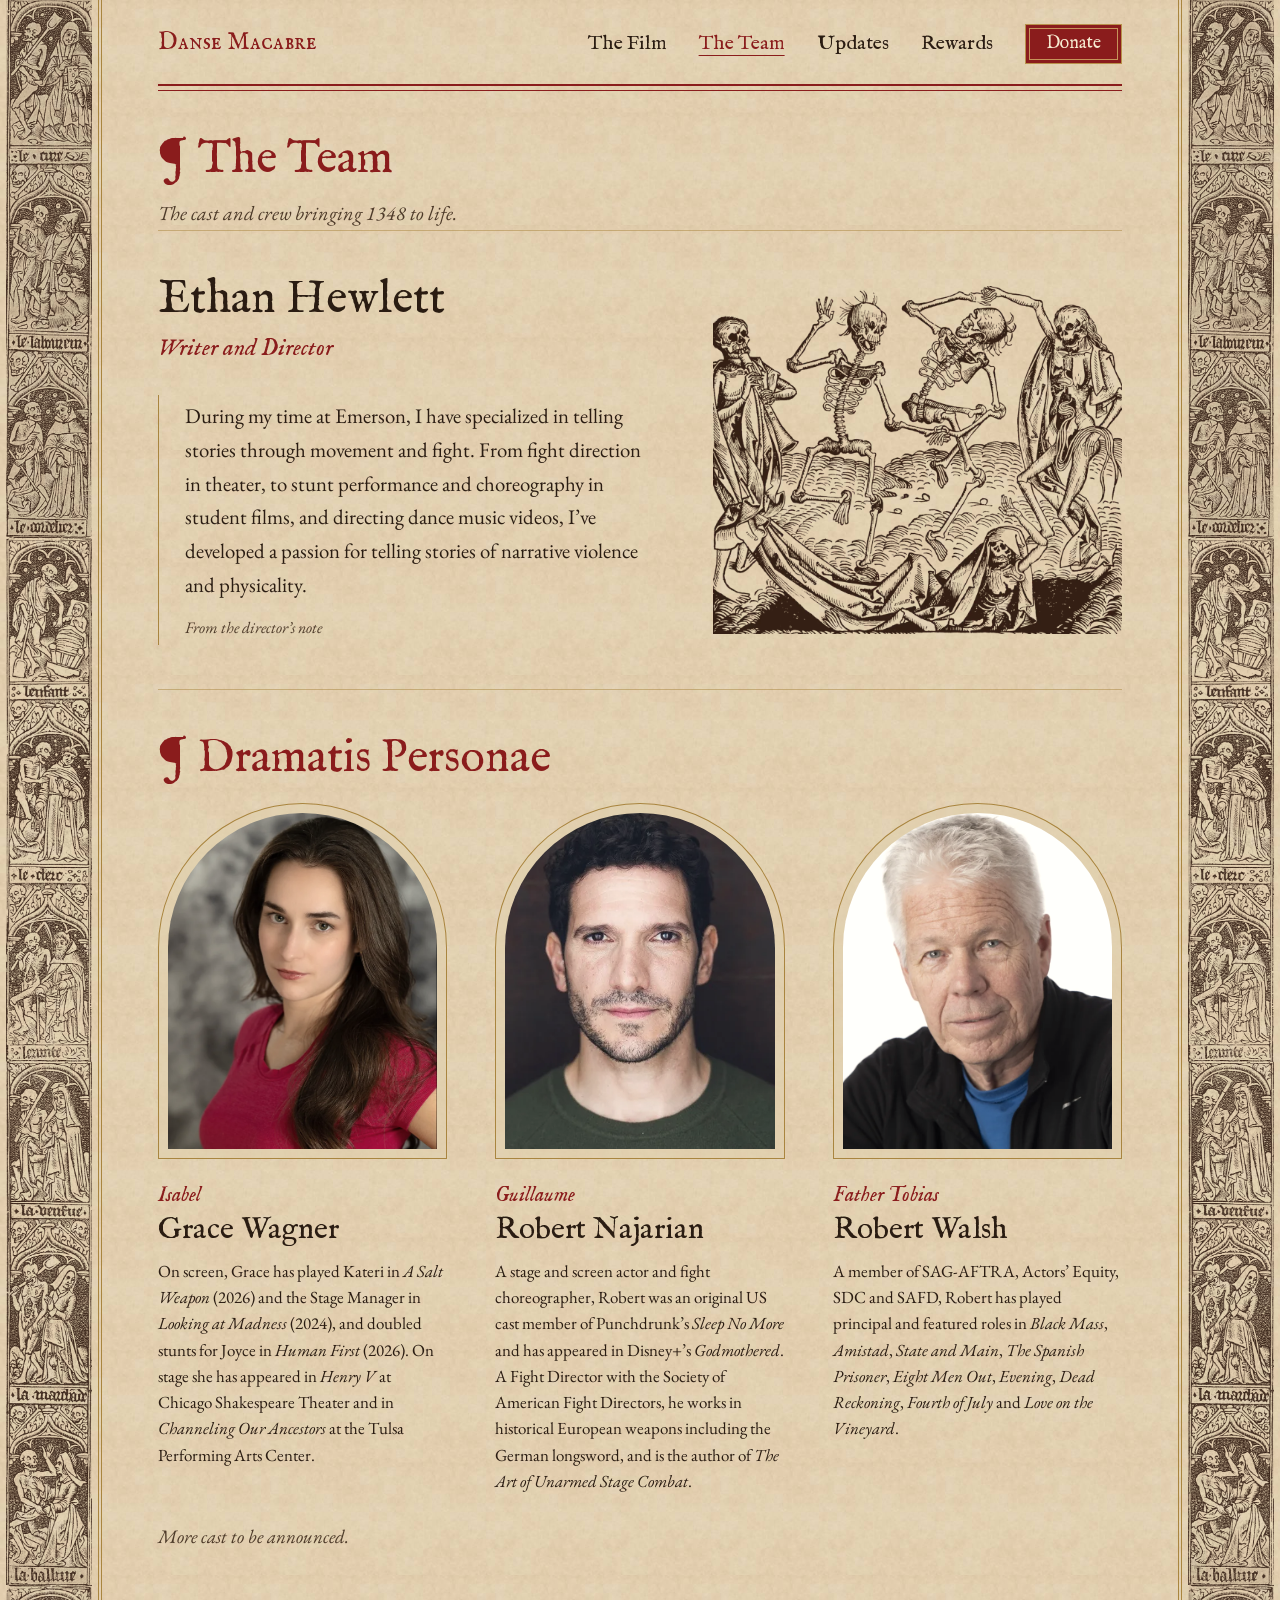
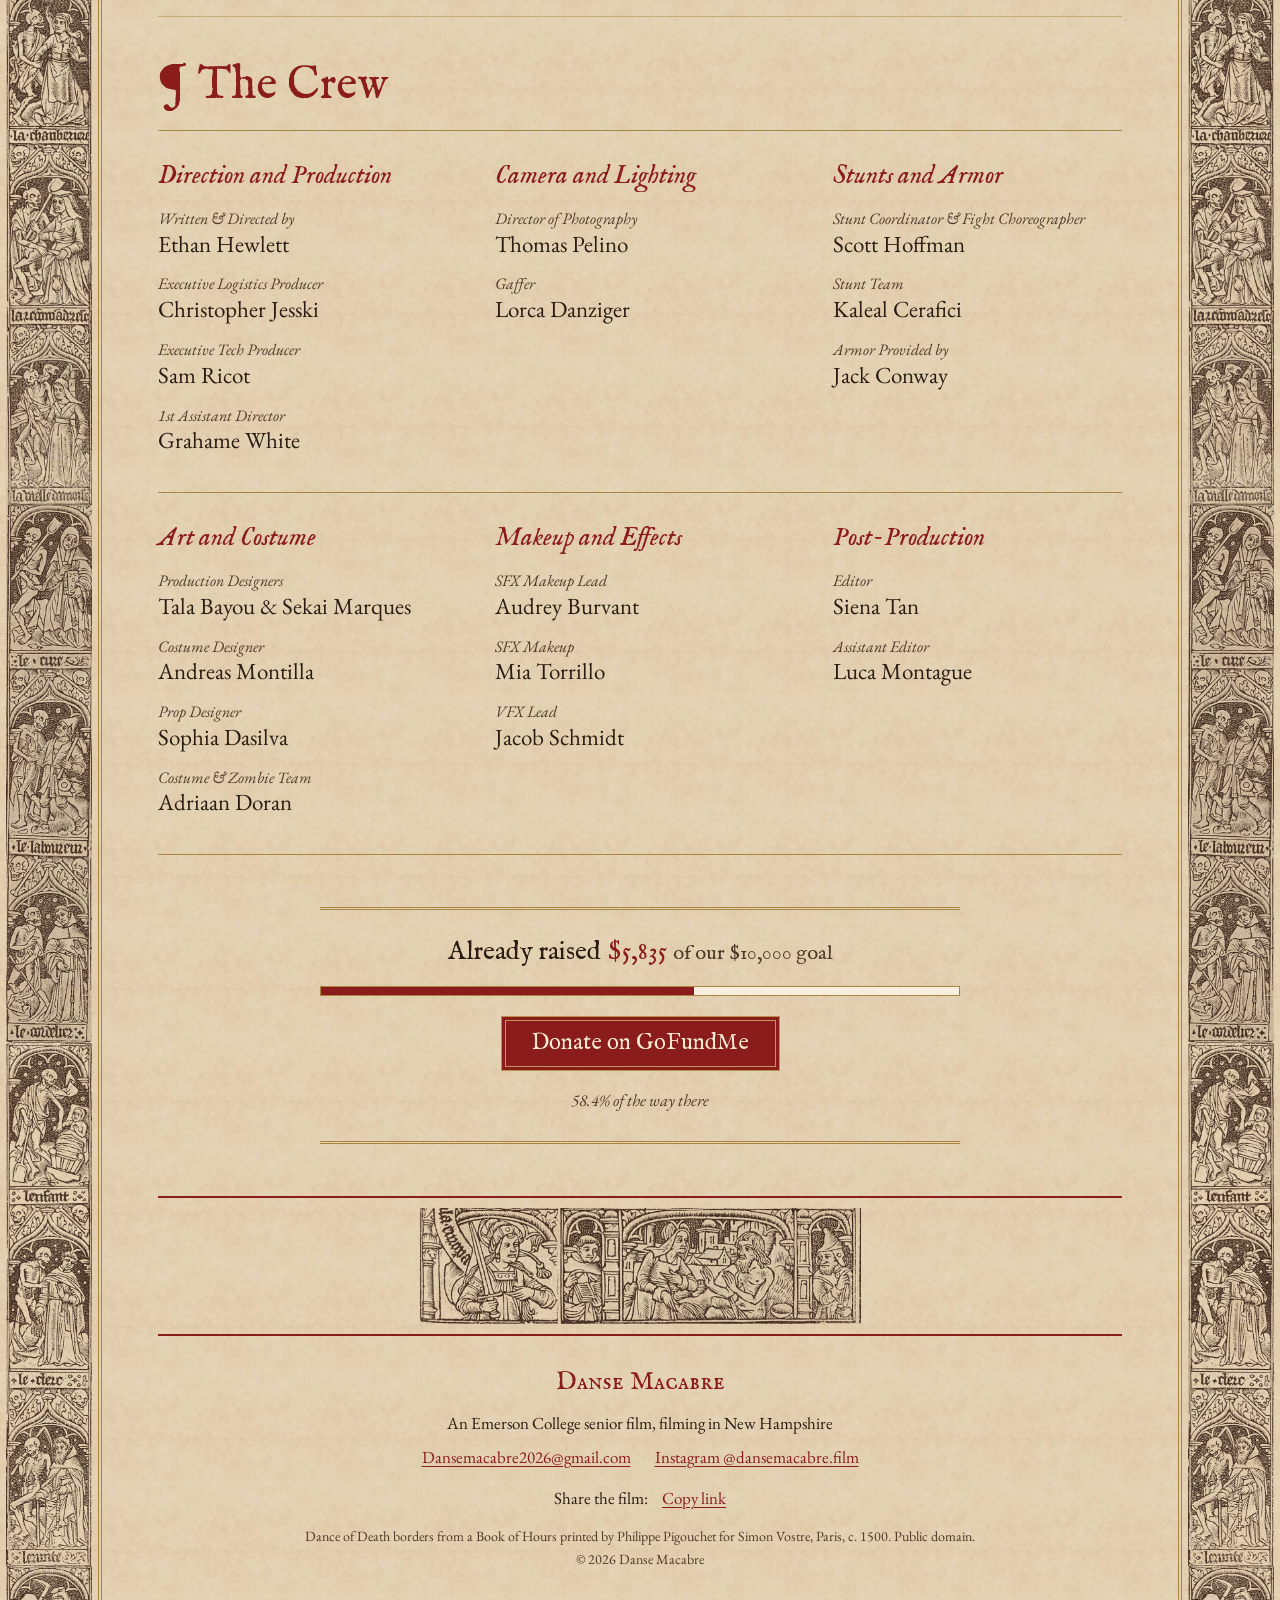
<file: team.html>
<!doctype html>
<html lang="en">
<head>
  <meta charset="utf-8">
  <meta name="viewport" content="width=device-width, initial-scale=1">
  <title>The Team | Danse Macabre</title>
  <meta name="description" content="The cast and crew of Danse Macabre, a medieval action horror zombie short from Emerson College.">
  <meta property="og:type" content="website">
  <meta property="og:title" content="The Team | Danse Macabre">
  <meta property="og:description" content="The cast and crew of Danse Macabre, a medieval action horror zombie short.">
  <meta property="og:url" content="https://danse-macabrefilm.com/team.html">
  <meta property="og:image" content="https://danse-macabrefilm.com/img/social-card.jpg">
  <meta property="og:image:width" content="1200">
  <meta property="og:image:height" content="630">
  <meta property="og:image:alt" content="Danse Macabre title beside a 1493 woodcut of skeletons dancing over an open grave, framed by Dance of Death borders">
  <meta property="og:site_name" content="Danse Macabre">
  <meta property="og:locale" content="en_US">
  <meta name="twitter:card" content="summary_large_image">
  <meta name="twitter:image:alt" content="Danse Macabre title beside a 1493 woodcut of skeletons dancing over an open grave, framed by Dance of Death borders">
  <link rel="canonical" href="https://danse-macabrefilm.com/team.html">
  <link rel="icon" href="img/favicon.png">
  <link rel="stylesheet" href="css/style.css?v=8">
</head>
<body>
<div class="page">
<div class="inner">

  <header class="site-header">
    <a class="home-link" href="index.html">Danse Macabre</a>
    <a class="btn btn-small header-donate" href="https://www.gofundme.com/f/danse-macabre-bringing-this-story-to-life">Donate</a>
    <nav class="site-nav" aria-label="Main">
      <a href="film.html">The Film</a>
      <a href="team.html" aria-current="page">The Team</a>
      <a href="updates.html">Updates</a>
      <a href="rewards.html">Rewards</a>
      <a class="btn btn-small nav-donate" href="https://www.gofundme.com/f/danse-macabre-bringing-this-story-to-life">Donate</a>
    </nav>
  </header>
  <div class="rule" role="presentation"></div>

  <main>
    <h1 class="section-title page-title"><span class="pilcrow" aria-hidden="true">&para;</span>The Team</h1>
    <p class="team-intro">The cast and crew bringing 1348 to life.</p>

    <section class="section director-feature" aria-labelledby="director">
      <div>
        <h2 id="director" class="director-name">Ethan Hewlett</h2>
        <p class="director-role">Writer and Director</p>
        <blockquote class="director-quote">
          <p>During my time at Emerson, I have specialized in telling stories through movement and fight. From fight direction in theater, to stunt performance and choreography in student films, and directing dance music videos, I&rsquo;ve developed a passion for telling stories of narrative violence and physicality.</p>
          <p class="source">From the director&rsquo;s note</p>
        </blockquote>
      </div>
      <figure class="woodcut">
        <img src="img/hero-woodcut.webp" width="1100" height="938" loading="lazy"
             alt="Woodcut of four skeletons dancing over an open grave, Nuremberg Chronicle, 1493">
      </figure>
    </section>

    <section class="section" aria-labelledby="cast">
      <h2 id="cast" class="section-title"><span class="pilcrow" aria-hidden="true">&para;</span>Dramatis Personae</h2>
      <div class="cast-grid">
        <article class="cast-card">
          <figure class="arch"><img src="img/cast/grace-wagner.webp" width="640" height="800" loading="lazy" alt="Headshot of Grace Wagner"></figure>
          <p class="cast-role">Isabel</p>
          <h3 class="cast-name">Grace Wagner</h3>
          <p class="cast-bio">On screen, Grace has played Kateri in <i>A Salt Weapon</i> (2026) and the Stage Manager in <i>Looking at Madness</i> (2024), and doubled stunts for Joyce in <i>Human First</i> (2026). On stage she has appeared in <i>Henry V</i> at Chicago Shakespeare Theater and in <i>Channeling Our Ancestors</i> at the Tulsa Performing Arts Center.</p>
        </article>
        <article class="cast-card">
          <figure class="arch"><img src="img/cast/robert-najarian.webp" width="413" height="516" loading="lazy" alt="Headshot of Robert Najarian"></figure>
          <p class="cast-role">Guillaume</p>
          <h3 class="cast-name">Robert Najarian</h3>
          <p class="cast-bio">A stage and screen actor and fight choreographer, Robert was an original US cast member of Punchdrunk&rsquo;s <i>Sleep No More</i> and has appeared in Disney+&rsquo;s <i>Godmothered</i>. A Fight Director with the Society of American Fight Directors, he works in historical European weapons including the German longsword, and is the author of <i>The Art of Unarmed Stage Combat</i>.</p>
        </article>
        <article class="cast-card">
          <figure class="arch"><img src="img/cast/robert-walsh.webp" width="640" height="800" loading="lazy" alt="Headshot of Robert Walsh"></figure>
          <p class="cast-role">Father Tobias</p>
          <h3 class="cast-name">Robert Walsh</h3>
          <p class="cast-bio">A member of SAG-AFTRA, Actors&rsquo; Equity, SDC and SAFD, Robert has played principal and featured roles in <i>Black Mass</i>, <i>Amistad</i>, <i>State and Main</i>, <i>The Spanish Prisoner</i>, <i>Eight Men Out</i>, <i>Evening</i>, <i>Dead Reckoning</i>, <i>Fourth of July</i> and <i>Love on the Vineyard</i>.</p>
        </article>
      </div>
      <p class="aside">More cast to be announced.</p>
    </section>

    <section class="section" aria-labelledby="crew">
      <h2 id="crew" class="section-title"><span class="pilcrow" aria-hidden="true">&para;</span>The Crew</h2>
      <div class="departments">
        <div>
          <h3>Direction and Production</h3>
          <dl>
            <dt>Written &amp; Directed by</dt><dd>Ethan Hewlett</dd>
            <dt>Executive Logistics Producer</dt><dd>Christopher Jesski</dd>
            <dt>Executive Tech Producer</dt><dd>Sam Ricot</dd>
            <dt>1st Assistant Director</dt><dd>Grahame White</dd>
          </dl>
        </div>
        <div>
          <h3>Camera and Lighting</h3>
          <dl>
            <dt>Director of Photography</dt><dd>Thomas Pelino</dd>
            <dt>Gaffer</dt><dd>Lorca Danziger</dd>
          </dl>
        </div>
        <div>
          <h3>Stunts and Armor</h3>
          <dl>
            <dt>Stunt Coordinator &amp; Fight Choreographer</dt><dd>Scott Hoffman</dd>
            <dt>Stunt Team</dt><dd>Kaleal Cerafici</dd>
            <dt>Armor Provided by</dt><dd>Jack Conway</dd>
          </dl>
        </div>
      </div>
      <div class="departments">
        <div>
          <h3>Art and Costume</h3>
          <dl>
            <dt>Production Designers</dt><dd>Tala Bayou &amp; Sekai Marques</dd>
            <dt>Costume Designer</dt><dd>Andreas Montilla</dd>
            <dt>Prop Designer</dt><dd>Sophia Dasilva</dd>
            <dt>Costume &amp; Zombie Team</dt><dd>Adriaan Doran</dd>
          </dl>
        </div>
        <div>
          <h3>Makeup and Effects</h3>
          <dl>
            <dt>SFX Makeup Lead</dt><dd>Audrey Burvant</dd>
            <dt>SFX Makeup</dt><dd>Mia Torrillo</dd>
            <dt>VFX Lead</dt><dd>Jacob Schmidt</dd>
          </dl>
        </div>
        <div>
          <h3>Post-Production</h3>
          <dl>
            <dt>Editor</dt><dd>Siena Tan</dd>
            <dt>Assistant Editor</dt><dd>Luca Montague</dd>
          </dl>
        </div>
      </div>
    </section>

    <section class="funding funding-wide" data-funding aria-label="Fundraising progress">
      <p class="funding-amount">Already raised <span class="raised" data-raised>$5,185</span> <span class="of">of our <span data-goal>$10,000</span> goal</span></p>
      <div class="bar" role="progressbar" aria-label="Raised so far" aria-valuemin="0" aria-valuemax="100" aria-valuenow="0"><div class="bar-fill"></div></div>
      <div class="funding-actions">
        <a class="btn" href="https://www.gofundme.com/f/danse-macabre-bringing-this-story-to-life">Donate on GoFundMe</a>
        <p class="funding-meta"><span data-percent>51.9%</span> of the way there</p>
      </div>
    </section>
  </main>

  <img class="frieze" src="img/band-vostre.webp" alt="" width="1400" height="370" loading="lazy">
  <footer class="site-footer">
    <p class="footer-title">Danse Macabre</p>
    <p>An Emerson College senior film, filming in New Hampshire</p>
    <p class="footer-links"><a href="mailto:Dansemacabre2026@gmail.com">Dansemacabre2026@gmail.com</a><a href="https://www.instagram.com/dansemacabre.film/">Instagram @dansemacabre.film</a></p>
    <p class="footer-share" data-share><span>Share the film:</span><button type="button" class="link-btn" data-share-native hidden>Share</button><button type="button" class="link-btn" data-share-copy hidden>Copy link</button><noscript>danse-macabrefilm.com</noscript><span class="share-status" role="status" aria-live="polite"></span></p>
    <p class="art-credits">Dance of Death borders from a Book of Hours printed by Philippe Pigouchet for Simon Vostre, Paris, c. 1500. Public domain.<br>&copy; <span data-year>2026</span> Danse Macabre</p>
  </footer>

</div>
</div>
<script src="js/funding.js"></script>
<script src="js/site.js"></script>
</body>
</html>
</file>
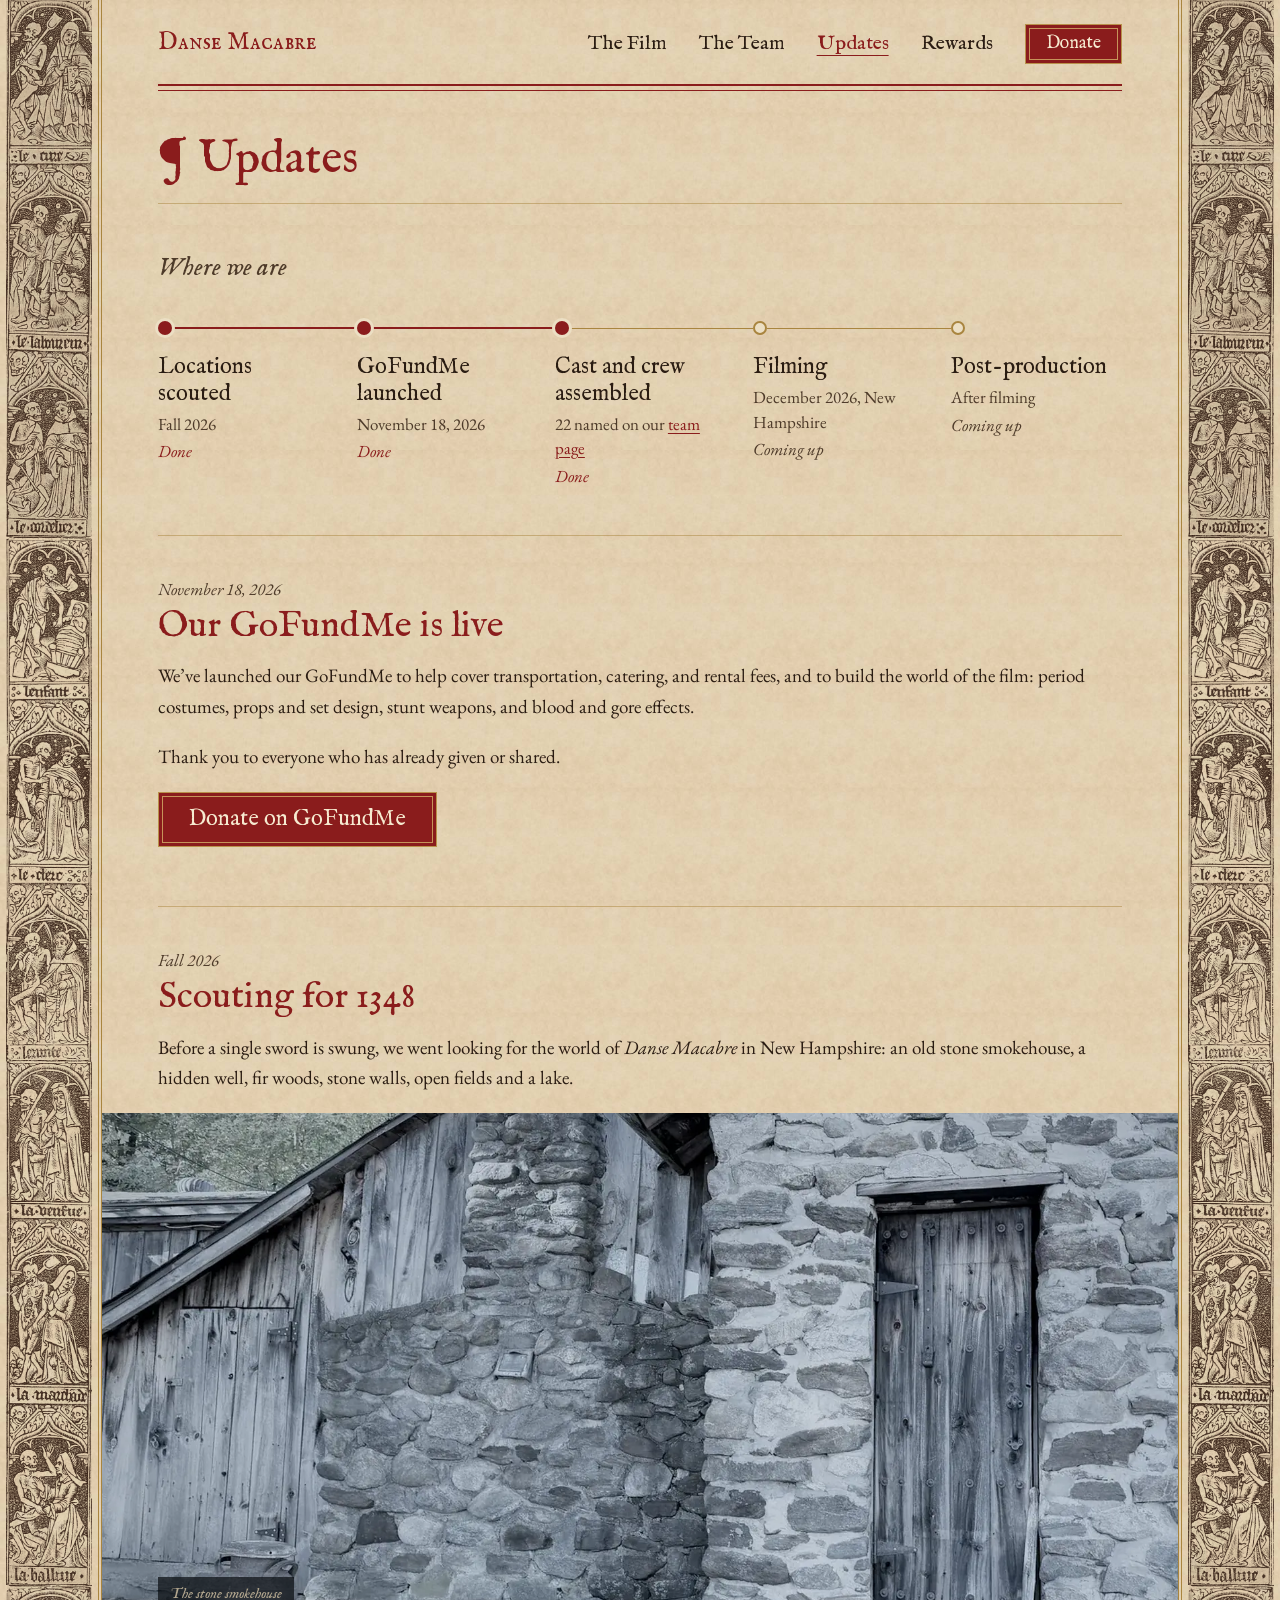
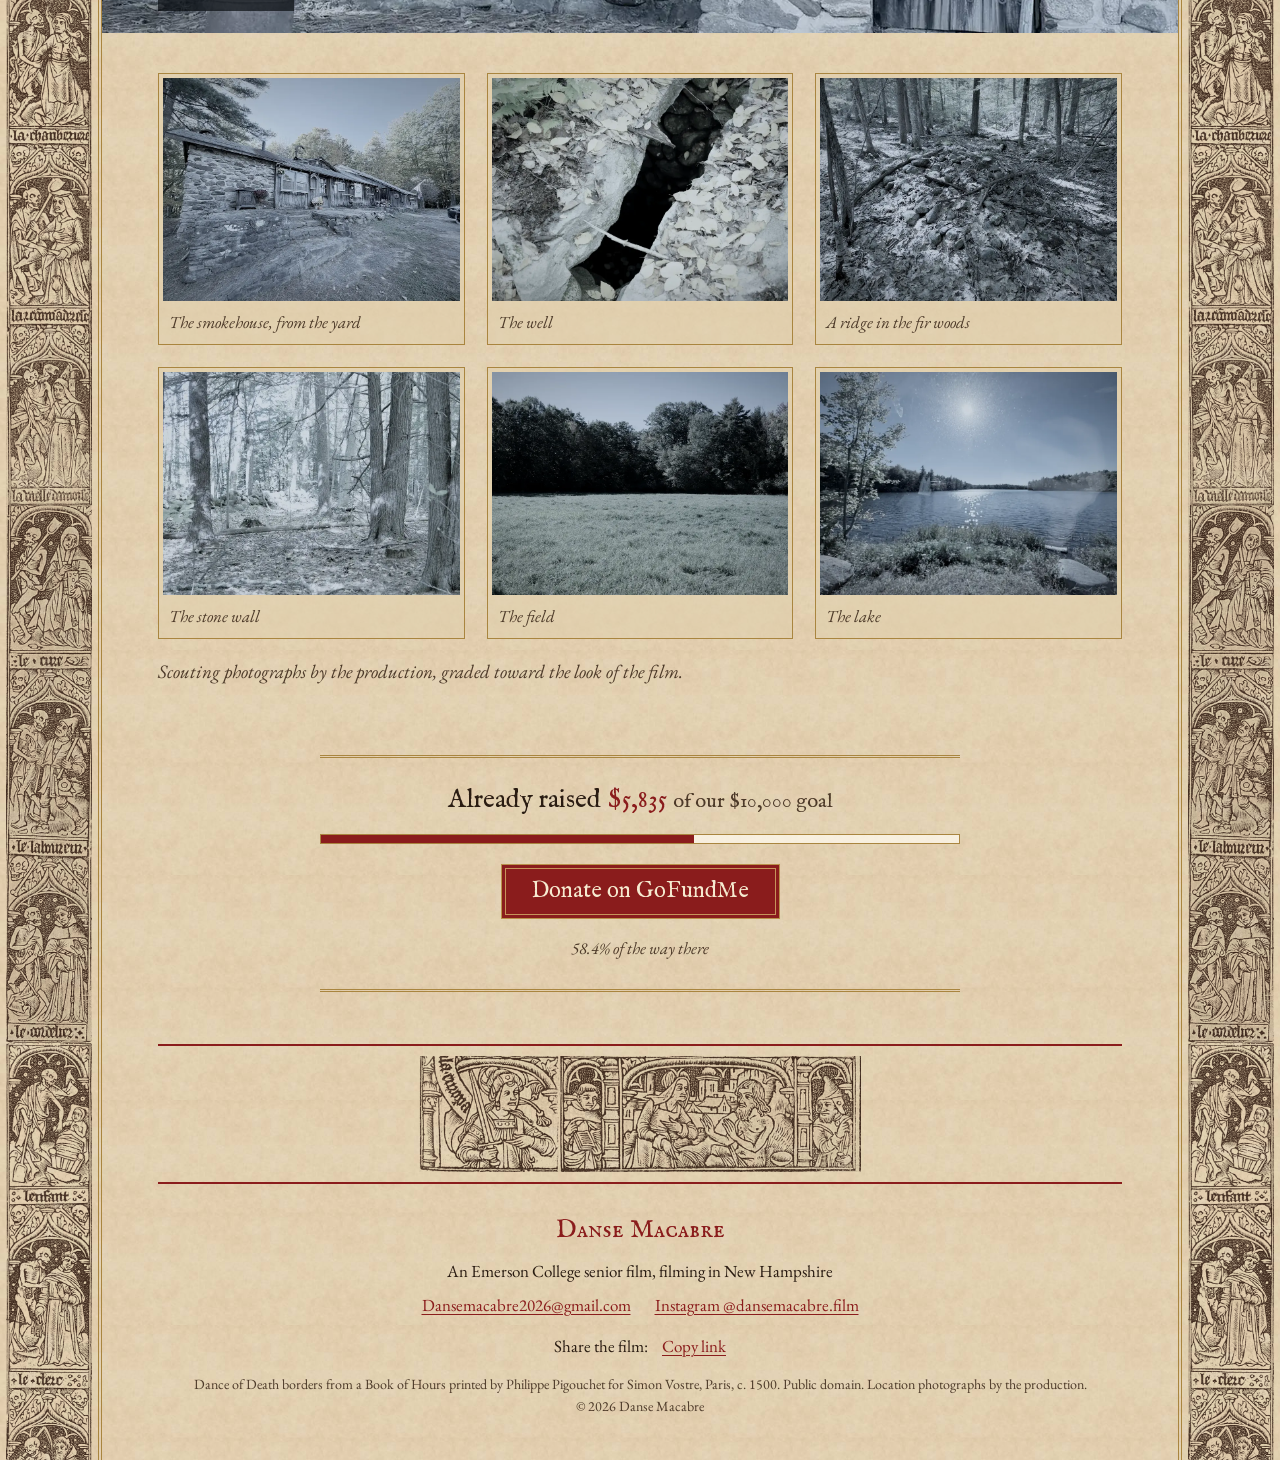
<file: updates.html>
<!doctype html>
<html lang="en">
<head>
  <meta charset="utf-8">
  <meta name="viewport" content="width=device-width, initial-scale=1">
  <title>Updates | Danse Macabre</title>
  <meta name="description" content="Production updates from Danse Macabre: fundraising, location scouting in New Hampshire, and more.">
  <meta property="og:type" content="website">
  <meta property="og:title" content="Updates | Danse Macabre">
  <meta property="og:description" content="Production updates from Danse Macabre, a medieval action horror zombie short.">
  <meta property="og:url" content="https://danse-macabrefilm.com/updates.html">
  <meta property="og:image" content="https://danse-macabrefilm.com/img/social-card.jpg">
  <meta property="og:image:width" content="1200">
  <meta property="og:image:height" content="630">
  <meta property="og:image:alt" content="Danse Macabre title beside a 1493 woodcut of skeletons dancing over an open grave, framed by Dance of Death borders">
  <meta property="og:site_name" content="Danse Macabre">
  <meta property="og:locale" content="en_US">
  <meta name="twitter:card" content="summary_large_image">
  <meta name="twitter:image:alt" content="Danse Macabre title beside a 1493 woodcut of skeletons dancing over an open grave, framed by Dance of Death borders">
  <link rel="canonical" href="https://danse-macabrefilm.com/updates.html">
  <link rel="icon" href="img/favicon.png">
  <link rel="stylesheet" href="css/style.css?v=8">
</head>
<body>
<div class="page">
<div class="inner">

  <header class="site-header">
    <a class="home-link" href="index.html">Danse Macabre</a>
    <a class="btn btn-small header-donate" href="https://www.gofundme.com/f/danse-macabre-bringing-this-story-to-life">Donate</a>
    <nav class="site-nav" aria-label="Main">
      <a href="film.html">The Film</a>
      <a href="team.html">The Team</a>
      <a href="updates.html" aria-current="page">Updates</a>
      <a href="rewards.html">Rewards</a>
      <a class="btn btn-small nav-donate" href="https://www.gofundme.com/f/danse-macabre-bringing-this-story-to-life">Donate</a>
    </nav>
  </header>
  <div class="rule" role="presentation"></div>

  <main>
    <h1 class="section-title page-title"><span class="pilcrow" aria-hidden="true">&para;</span>Updates</h1>

    <section class="section" aria-labelledby="where-we-are">
      <h2 id="where-we-are" class="timeline-title">Where we are</h2>
      <ol class="timeline">
        <li>
          <p class="step">Locations scouted</p>
          <p class="when">Fall 2026</p>
          <p class="status">Done</p>
        </li>
        <li>
          <p class="step">GoFundMe launched</p>
          <p class="when">November 18, 2026</p>
          <p class="status">Done</p>
        </li>
        <li class="to-upcoming">
          <p class="step">Cast and crew assembled</p>
          <p class="when">22 named on our <a href="team.html">team page</a></p>
          <p class="status">Done</p>
        </li>
        <li class="upcoming">
          <p class="step">Filming</p>
          <p class="when">December 2026, New Hampshire</p>
          <p class="status">Coming up</p>
        </li>
        <li class="upcoming">
          <p class="step">Post-production</p>
          <p class="when">After filming</p>
          <p class="status">Coming up</p>
        </li>
      </ol>
    </section>

    <!-- NEW POSTS GO HERE, newest first. Copy one <article> block and change the text. -->

    <article class="post" id="gofundme-live">
      <p class="post-date">November 18, 2026</p>
      <h2>Our GoFundMe is live</h2>
      <p>We&rsquo;ve launched our GoFundMe to help cover transportation, catering, and rental fees, and to build the world of the film: period costumes, props and set design, stunt weapons, and blood and gore effects.</p>
      <p>Thank you to everyone who has already given or shared.</p>
      <p><a class="btn" href="https://www.gofundme.com/f/danse-macabre-bringing-this-story-to-life">Donate on GoFundMe</a></p>
    </article>

    <article class="post" id="scouting">
      <p class="post-date">Fall 2026</p>
      <h2>Scouting for 1348</h2>
      <p>Before a single sword is swung, we went looking for the world of <i>Danse Macabre</i> in New Hampshire: an old stone smokehouse, a hidden well, fir woods, stone walls, open fields and a lake.</p>
      <figure class="film lead">
        <img src="img/scout/upd-smokehouse.webp" alt="The old stone smokehouse, one of the film's scouted locations" width="1600" height="900" loading="lazy">
        <figcaption class="cap">The stone smokehouse</figcaption>
      </figure>
      <div class="photo-grid">
        <figure>
          <img src="img/scout/upd-smokehouse-front.webp" alt="Front of the stone and timber smokehouse, seen from the yard" width="900" height="675" loading="lazy">
          <figcaption>The smokehouse, from the yard</figcaption>
        </figure>
        <figure>
          <img src="img/scout/upd-well-crack.webp" alt="An old well opening among fallen leaves" width="900" height="675" loading="lazy">
          <figcaption>The well</figcaption>
        </figure>
        <figure>
          <img src="img/scout/upd-ridge.webp" alt="A low ridge running through the fir woods" width="900" height="675" loading="lazy">
          <figcaption>A ridge in the fir woods</figcaption>
        </figure>
        <figure>
          <img src="img/scout/loc-stonewall.webp" alt="An old stone wall winding through the forest" width="900" height="1125" loading="lazy">
          <figcaption>The stone wall</figcaption>
        </figure>
        <figure>
          <img src="img/scout/upd-field.webp" alt="A wide open field edged by trees" width="900" height="675" loading="lazy">
          <figcaption>The field</figcaption>
        </figure>
        <figure>
          <img src="img/scout/upd-lake.webp" alt="A lake ringed by forest" width="900" height="675" loading="lazy">
          <figcaption>The lake</figcaption>
        </figure>
      </div>
      <p class="photo-credit">Scouting photographs by the production, graded toward the look of the film.</p>
    </article>

    <section class="funding funding-wide" data-funding aria-label="Fundraising progress">
      <p class="funding-amount">Already raised <span class="raised" data-raised>$5,185</span> <span class="of">of our <span data-goal>$10,000</span> goal</span></p>
      <div class="bar" role="progressbar" aria-label="Raised so far" aria-valuemin="0" aria-valuemax="100" aria-valuenow="0"><div class="bar-fill"></div></div>
      <div class="funding-actions">
        <a class="btn" href="https://www.gofundme.com/f/danse-macabre-bringing-this-story-to-life">Donate on GoFundMe</a>
        <p class="funding-meta"><span data-percent>51.9%</span> of the way there</p>
      </div>
    </section>
  </main>

  <img class="frieze" src="img/band-vostre.webp" alt="" width="1400" height="370" loading="lazy">
  <footer class="site-footer">
    <p class="footer-title">Danse Macabre</p>
    <p>An Emerson College senior film, filming in New Hampshire</p>
    <p class="footer-links"><a href="mailto:Dansemacabre2026@gmail.com">Dansemacabre2026@gmail.com</a><a href="https://www.instagram.com/dansemacabre.film/">Instagram @dansemacabre.film</a></p>
    <p class="footer-share" data-share><span>Share the film:</span><button type="button" class="link-btn" data-share-native hidden>Share</button><button type="button" class="link-btn" data-share-copy hidden>Copy link</button><noscript>danse-macabrefilm.com</noscript><span class="share-status" role="status" aria-live="polite"></span></p>
    <p class="art-credits">Dance of Death borders from a Book of Hours printed by Philippe Pigouchet for Simon Vostre, Paris, c. 1500. Public domain. Location photographs by the production.<br>&copy; <span data-year>2026</span> Danse Macabre</p>
  </footer>

</div>
</div>
<script src="js/funding.js"></script>
<script src="js/site.js"></script>
</body>
</html>
</file>
<file: css/style.css>
@import url("../fonts/fonts.css");

/* ---------- Tokens ---------- */
:root {
  --parchment: #ecdfc4;
  --vellum: #e2d1ae;
  --ink: #2a1c12;
  --ink-soft: #4d3a29;
  --rubric: #8a1c1c;
  --rubric-dark: #6a1414;
  --gold: #a9853f;
  --gold-soft: rgba(169, 133, 63, .5);

  --font-display: "IM Fell English", Georgia, serif;
  --font-caps: "IM Fell English SC", Georgia, serif;
  --font-body: "EB Garamond", Garamond, Georgia, serif;

  /* Content width is in rem (1720px at the normal 16px root). On screens wider than
     2040px the root font grows (below), so the whole page scales up to fill the width
     and the borders stay slim. Below 2040px nothing changes. */
  --content: 107.5rem;
  --border-w: clamp(56px, 8vw, 160px);
}

/* ---------- Base ---------- */
*, *::before, *::after { box-sizing: border-box; }
html { scroll-behavior: smooth; }
/* Wide screens: scale everything up proportionally instead of widening the borders.
   At exactly 2040px this gives 16px, so there is no jump at the breakpoint. */
@media (min-width: 2040px) {
  html { font-size: calc((100vw - 320px) / 107.5); }
}
body {
  margin: 0;
  color: var(--ink);
  background: var(--parchment) url("../img/parchment.jpg") 0 0 / 900px;
  font-family: var(--font-body);
  font-size: 1.19rem;
  line-height: 1.62;
  overflow-x: hidden;
}
img { max-width: 100%; height: auto; display: block; }
a { color: var(--rubric); text-decoration-thickness: 1px; text-underline-offset: 3px; }
a:hover { color: var(--rubric-dark); }
:focus-visible { outline: 3px solid #26407a; outline-offset: 3px; }
p { margin: 0 0 1em; }
h1, h2, h3 { font-weight: 400; }

/* ---------- Page: vine borders run from the screen edges to the content ---------- */
.page {
  position: relative;
  min-height: 100vh;
  padding: 0 var(--border-w);
}
.page::before, .page::after {
  content: "";
  position: absolute;
  top: 0; bottom: 0;
  width: var(--border-w);
  background: url("../img/border-dance.webp") center top / calc(100% - 12px) auto repeat-y;
  pointer-events: none;
}
.page::before { left: 0; border-right: 4px double var(--gold); }
.page::after { right: 0; border-left: 4px double var(--gold); }
.inner {
  max-width: var(--content);
  margin: 0 auto;
  padding: 0 56px;
}

/* Red manuscript rule under the header; Vostre panel as a frieze above the footer */
.rule { height: 7px; border-top: 2px solid var(--rubric); border-bottom: 1px solid var(--rubric); }
.frieze {
  display: block;
  width: 100%;
  height: clamp(110px, 11vw, 180px);
  object-fit: contain;
  padding: 10px 0;
  border-top: 2px solid var(--rubric);
  border-bottom: 2px solid var(--rubric);
}

/* ---------- Header ---------- */
.site-header {
  display: flex;
  align-items: center;
  justify-content: space-between;
  gap: 24px;
  flex-wrap: wrap;
  padding: 24px 0 20px;
}
.home-link {
  font-family: var(--font-caps);
  font-size: 1.5rem;
  color: var(--rubric);
  text-decoration: none;
}
.site-nav { display: flex; align-items: center; gap: 32px; font-family: var(--font-display); font-size: 1.25rem; }
.site-nav a { color: var(--ink); text-decoration: none; }
.site-nav a:hover, .site-nav a[aria-current="page"] { color: var(--rubric); }
.site-nav a[aria-current="page"] { text-decoration: underline; text-decoration-thickness: 1px; text-underline-offset: 6px; }
.site-header .header-donate { display: none; }

/* ---------- Buttons ---------- */
.btn {
  display: inline-block;
  padding: 13px 30px;
  font-family: var(--font-display);
  font-size: 1.4rem;
  line-height: 1.2;
  color: #f6ead0;
  text-decoration: none;
  background: var(--rubric);
  border: 1px solid #b8914a;
  box-shadow: inset 0 0 0 3px var(--rubric), inset 0 0 0 4px rgba(214, 178, 106, .8);
}
.btn:hover { color: #fff; background: var(--rubric-dark); box-shadow: inset 0 0 0 3px var(--rubric-dark), inset 0 0 0 4px rgba(214, 178, 106, .8); }
.btn-small { font-size: 1.12rem; padding: 8px 20px; }
.site-nav .btn, .site-nav .btn:hover { color: #f6ead0; }

/* ---------- Hero ---------- */
.hero {
  display: grid;
  grid-template-columns: minmax(0, 1fr) minmax(0, 1fr);
  gap: 48px;
  align-items: center;
  padding: 52px 0 40px;
}
.title {
  margin: 0;
  display: flex;
  align-items: flex-start;
  font-family: var(--font-display);
  color: var(--rubric);
  font-size: clamp(3.1rem, 5.4vw, 6.4rem);
  line-height: .92;
}
.title .dropcap { flex: none; width: 2.4em; margin: -.12em .05em 0 -.4em; }
.title .title-rest { display: flex; flex-direction: column; padding-top: .26em; }
.title .title-rest span + span { margin-left: -.54em; }
.tagline {
  margin: 22px 0 34px;
  font-family: var(--font-display);
  font-style: italic;
  font-size: clamp(1.25rem, 1.9vw, 1.56rem);
  color: var(--ink-soft);
}

/* ---------- Funding ---------- */
.funding {
  border-top: 3px double var(--gold);
  border-bottom: 3px double var(--gold);
  padding: 22px 0 26px;
}
.funding-amount { margin: 0 0 12px; font-family: var(--font-display); font-size: 1.62rem; }
.funding-amount .raised { color: var(--rubric); }
.funding-amount .of { font-size: 1.25rem; color: var(--ink-soft); }
.bar { height: 10px; background: rgba(255, 250, 238, .75); border: 1px solid var(--gold); }
.bar-fill { height: 100%; width: 0; background: var(--rubric); transition: width 1.2s ease-out; }
.funding-actions { display: flex; align-items: center; justify-content: space-between; gap: 16px; flex-wrap: wrap; margin-top: 20px; }
.funding-meta { margin: 0; font-style: italic; color: var(--ink-soft); font-size: 1.06rem; }
.funding-wide { max-width: 640px; margin: 8px auto 52px; text-align: center; }
.funding-wide .funding-actions { justify-content: center; flex-direction: column; }

/* ---------- Sections ---------- */
.section { padding: 44px 0; border-top: 1px solid var(--gold-soft); }
main > .section:first-child { border-top: 0; }
.section-title {
  margin: 0 0 18px;
  font-family: var(--font-display);
  font-size: clamp(2.2rem, 3.6vw, 2.9rem);
  line-height: 1.1;
  color: var(--rubric);
}
.section-title .pilcrow { margin-right: .26em; }
.section-title.centered { text-align: center; }
.page-title { margin-top: 44px; }
.prose p { max-width: 34em; }
.lead {
  max-width: 32em;
  margin: 0 auto 34px;
  text-align: center;
  font-family: var(--font-display);
  font-style: italic;
  font-size: 1.3rem;
  color: var(--ink-soft);
}
.more { font-family: var(--font-display); font-style: italic; font-size: 1.25rem; }
.signature { margin: 0; font-family: var(--font-display); font-style: italic; color: var(--ink-soft); }

.split { display: grid; grid-template-columns: minmax(0, .78fr) minmax(0, 1.22fr); gap: 56px; align-items: center; }
.split.reverse { grid-template-columns: minmax(0, 1.2fr) minmax(0, .8fr); }

/* Framed pictures */
.arch {
  margin: 0;
  padding: 9px;
  border: 1px solid var(--gold);
  border-radius: 999px 999px 4px 4px;
  background: rgba(226, 209, 174, .6);
}
.arch img { width: 100%; aspect-ratio: 4 / 5; object-fit: cover; border-radius: 999px 999px 2px 2px; }
.plate { margin: 0; padding: 8px; border: 1px solid var(--gold); background: rgba(226, 209, 174, .6); }
.woodcut { margin: 0; }
figcaption { margin-top: 8px; font-size: .92rem; font-style: italic; text-align: center; color: var(--ink-soft); }

/* ---------- Support the film ---------- */
.support { text-align: center; }
.support-list {
  display: grid;
  grid-template-columns: repeat(4, minmax(0, 1fr));
  margin: 0 0 38px;
  padding: 0;
  list-style: none;
  border-top: 1px solid var(--gold);
  border-bottom: 1px solid var(--gold);
}
.support-list li { display: flex; flex-direction: column; align-items: center; gap: 14px; padding: 26px 14px 22px; line-height: 1.3; }
.support-list li + li { border-left: 1px solid rgba(169, 133, 63, .7); }
.support-list img { height: 96px; width: auto; }
.support .note { margin: 0 auto 26px; max-width: 34em; }

/* ---------- Updates ---------- */
.teasers { display: grid; grid-template-columns: repeat(2, minmax(0, 1fr)); gap: 36px; }
.teaser { display: grid; grid-template-columns: 150px minmax(0, 1fr); gap: 20px; align-items: center; color: var(--ink); text-decoration: none; }
.teaser img { width: 150px; height: 112px; object-fit: cover; border: 1px solid var(--gold); padding: 4px; background: rgba(226, 209, 174, .6); }
.teaser .photo { filter: sepia(.3) saturate(.8); }
.teaser h3 { margin: 0; font-family: var(--font-display); font-size: 1.62rem; line-height: 1.2; color: var(--rubric); }
.teaser:hover h3 { text-decoration: underline; text-decoration-thickness: 1px; text-underline-offset: 4px; }
.post-date { margin: 0 0 2px; font-style: italic; color: var(--ink-soft); font-size: 1.06rem; }
.post { padding: 40px 0; border-top: 1px solid var(--gold-soft); }
.post h2 { margin: 0 0 14px; font-family: var(--font-display); font-size: clamp(1.8rem, 3vw, 2.3rem); line-height: 1.15; color: var(--rubric); }
.gallery { display: grid; grid-template-columns: repeat(3, minmax(0, 1fr)); gap: 12px; margin-top: 22px; }
.gallery a { display: block; padding: 4px; border: 1px solid var(--gold); background: rgba(226, 209, 174, .6); }
.gallery img { width: 100%; aspect-ratio: 4 / 3; object-fit: cover; filter: sepia(.28) saturate(.82); transition: filter .25s; }
.gallery a:hover img, .gallery a:focus-visible img { filter: none; }

/* ---------- Film page ---------- */
.questions { list-style: none; margin: 0 0 28px; padding: 0; }
.questions li {
  margin: 0 0 12px;
  font-family: var(--font-display);
  font-style: italic;
  font-size: clamp(1.4rem, 2.6vw, 1.75rem);
  line-height: 1.35;
}
.questions li::before { content: "\00B6"; color: var(--rubric); font-style: normal; margin-right: .4em; }
.motifs { margin: 0; padding-left: 1.2em; columns: 2; column-gap: 48px; }
.motifs li { margin-bottom: 8px; break-inside: avoid; }
.facts { display: grid; grid-template-columns: max-content minmax(0, 1fr); gap: 8px 26px; margin: 0 0 24px; }
.facts dt { font-family: var(--font-display); font-style: italic; color: var(--rubric); }
.facts dd { margin: 0; }

/* ---------- Team page ---------- */
.credits { display: grid; grid-template-columns: repeat(2, minmax(0, 1fr)); gap: 0 56px; margin: 0; }
.credit { padding: 12px 0; border-bottom: 1px solid rgba(169, 133, 63, .4); }
.credit dt { font-family: var(--font-display); font-style: italic; font-size: 1.12rem; color: var(--rubric); }
.credit dd { margin: 2px 0 0; font-size: 1.35rem; }
.aside { margin-top: 16px; font-style: italic; color: var(--ink-soft); }

/* ---------- Footer ---------- */
.site-footer { padding: 26px 0 36px; text-align: center; font-size: 1.06rem; }
.site-footer p { margin: 0 0 6px; }
.footer-title { font-family: var(--font-caps); font-size: 1.62rem; color: var(--rubric); }
.footer-links { display: flex; justify-content: center; gap: 24px; flex-wrap: wrap; margin-bottom: 14px !important; }
.art-credits { margin-top: 12px !important; font-size: .88rem; color: var(--ink-soft); }

/* ---------- Hook and funding note (hero) ---------- */
.hook {
  margin: 0 0 32px;
  padding-left: 22px;
  border-left: 2px solid var(--rubric);
  font-family: var(--font-display);
  font-size: clamp(1.2rem, 1.55vw, 1.82rem);
  line-height: 1.36;
}
.funding-note { margin: 0; max-width: 16em; text-align: right; font-style: italic; font-size: 1rem; color: var(--ink-soft); }

/* ---------- Cinematic bands: real scouting photos, graded to the look book ---------- */
.film { position: relative; margin: 0 -56px; background: #12171c; color: #e9dfca; overflow: hidden; }
.film a { color: #e3c27e; }
.film a:hover { color: #f1d9a4; }
.film-band { min-height: 540px; display: flex; align-items: center; }
.film-band .bg { position: absolute; inset: 0; width: 100%; height: 100%; object-fit: cover; }
.film-band .shade { position: absolute; inset: 0; background: linear-gradient(90deg, rgba(12, 16, 20, .9) 0%, rgba(12, 16, 20, .62) 42%, rgba(12, 16, 20, .12) 100%); }
.film-copy { position: relative; padding: 88px 96px; max-width: 640px; }
.film-kicker { margin: 0 0 6px; font-family: var(--font-display); font-style: italic; font-size: 1.4rem; color: #e3c27e; }
.film-title { margin: 0 0 20px; font-family: var(--font-display); font-size: clamp(2.2rem, 3.4vw, 3.1rem); line-height: 1.1; color: #f1e7d2; }
.film-copy p { margin: 0; font-size: 1.3rem; color: #d8cdb6; }
.film-copy .film-kicker { color: #e3c27e; font-size: 1.4rem; }
.film-cap { position: absolute; right: 28px; bottom: 18px; margin: 0; font-style: italic; font-size: .94rem; color: #b3a78f; }
.cap { font-style: italic; font-size: .94rem; color: #b3a78f; }

/* ---------- Story question ---------- */
.question { margin: 0 0 22px; padding: 18px 0; max-width: 30em; border-top: 1px solid var(--gold); border-bottom: 1px solid var(--gold); }
.question p { margin: 0; }
.question .ask { font-family: var(--font-display); font-style: italic; font-size: clamp(1.6rem, 2.4vw, 1.9rem); line-height: 1.3; }
.question .gloss { margin-top: 8px; font-size: 1.06rem; color: var(--ink-soft); }

/* ---------- Production panel ---------- */
.split.top { align-items: start; }
.production { margin: 0; padding: 8px 0; border-top: 3px double var(--gold); border-bottom: 3px double var(--gold); }
.production div { display: grid; grid-template-columns: 9em minmax(0, 1fr); gap: 16px; padding: 14px 0; border-bottom: 1px solid var(--gold-soft); }
.production div:last-child { border-bottom: 0; }
.production dt { font-family: var(--font-display); font-style: italic; color: var(--rubric); }
.production dd { margin: 0; }

/* ---------- Locations ---------- */
.locations { padding: 64px 96px 54px; }
.locations .film-title { margin-bottom: 10px; }
.locations .intro { margin: 0 0 34px; max-width: 36em; font-size: 1.25rem; color: #d8cdb6; }
.location-grid { display: grid; grid-template-columns: repeat(4, minmax(0, 1fr)); gap: 22px; }
.location-grid figure { margin: 0; }
.location-grid img { width: 100%; aspect-ratio: 4 / 5; object-fit: cover; border: 1px solid rgba(169, 133, 63, .7); }
.location-grid figcaption { margin-top: 10px; text-align: left; font-family: var(--font-display); font-style: normal; font-size: 1.3rem; color: #f1e7d2; }
.locations .cap { margin: 22px 0 0; }

/* ---------- Support items with what they build ---------- */
.support-list.detailed li { align-items: flex-start; gap: 0; padding: 28px 22px 26px; text-align: left; }
.support-list.detailed img { height: 84px; margin-bottom: 16px; }
.support-list.detailed h3 { margin: 0 0 8px; font-family: var(--font-display); font-size: 1.5rem; line-height: 1.2; color: var(--rubric); }
.support-list.detailed p { margin: 0; font-size: 1.12rem; line-height: 1.5; }
.funding-wide .encourage { margin: 16px 0 0; font-size: 1.06rem; color: var(--ink-soft); }

/* ---------- Team page ---------- */
.team-intro { margin: -6px 0 0; font-style: italic; font-size: 1.25rem; color: var(--ink-soft); }
.director-feature { display: grid; grid-template-columns: minmax(0, 1.1fr) minmax(0, .9fr); gap: 56px; align-items: center; }
.director-name { margin: 0; font-family: var(--font-display); font-size: clamp(2.4rem, 3.6vw, 3rem); line-height: 1.08; color: var(--ink); }
.director-role { margin: 6px 0 26px; font-family: var(--font-display); font-style: italic; font-size: 1.5rem; color: var(--rubric); }
.director-quote { margin: 0; padding: 4px 0 4px 26px; max-width: 32em; border-left: 1px solid var(--gold); }
.director-quote p { margin: 0; font-size: 1.3rem; }
.director-quote .source { margin-top: 14px; font-style: italic; font-size: 1rem; color: var(--ink-soft); }
.cast-block { display: grid; grid-template-columns: 120px minmax(0, 1fr); gap: 56px; align-items: start; }
.cast-ornament { margin: 0; padding: 5px; border: 1px solid var(--gold); background: rgba(226, 209, 174, .6); }
.cast-ornament img { width: 100%; height: 420px; object-fit: cover; object-position: top; }
.cast-list { margin: 0; max-width: 760px; display: grid; grid-template-columns: minmax(0, .8fr) minmax(0, 1.2fr); border-top: 1px solid rgba(169, 133, 63, .7); }
.cast-list dt { padding: 18px 0; border-bottom: 1px solid rgba(169, 133, 63, .7); font-family: var(--font-display); font-style: italic; font-size: 1.4rem; color: var(--rubric); }
.cast-list dd { margin: 0; padding: 14px 0; border-bottom: 1px solid rgba(169, 133, 63, .7); font-size: 1.75rem; line-height: 1.4; }
.departments { display: grid; grid-template-columns: repeat(3, minmax(0, 1fr)); gap: 36px 48px; padding: 30px 0 36px; border-top: 1px solid var(--gold); }
.departments:last-of-type { border-bottom: 1px solid var(--gold); }
.departments h3 { margin: 0 0 16px; font-family: var(--font-display); font-style: italic; font-size: 1.62rem; line-height: 1.2; color: var(--rubric); }
.departments dl { margin: 0; }
.departments dt { font-style: italic; font-size: 1rem; line-height: 1.35; color: var(--ink-soft); }
.departments dd { margin: 0 0 14px; font-size: 1.44rem; line-height: 1.3; }
.departments dd:last-child { margin-bottom: 0; }

/* ---------- Updates: timeline, lead image, photo grid ---------- */
.timeline-title { margin: 0 0 30px; font-family: var(--font-display); font-style: italic; font-size: 1.62rem; color: var(--ink-soft); }
.timeline { list-style: none; margin: 0; padding: 0; display: grid; grid-template-columns: repeat(5, minmax(0, 1fr)); gap: 28px; }
.timeline li { position: relative; padding-top: 34px; }
.timeline li::before { content: ""; position: absolute; z-index: 1; top: 1px; left: 0; width: 14px; height: 14px; border-radius: 50%; background: var(--rubric); box-shadow: 0 0 0 3px var(--parchment); }
.timeline li::after { content: ""; position: absolute; top: 7px; left: 14px; right: -28px; height: 2px; background: var(--rubric); }
.timeline li.to-upcoming::after, .timeline li.upcoming::after { top: 8px; height: 1px; background: var(--gold); }
.timeline li.upcoming::before { box-sizing: border-box; border: 2px solid var(--gold); background: var(--parchment); box-shadow: none; }
.timeline li:last-child::after { display: none; }
.timeline .step { margin: 0 0 4px; font-family: var(--font-display); font-size: 1.4rem; line-height: 1.2; }
.timeline .when { margin: 0 0 2px; font-size: 1.06rem; line-height: 1.45; color: var(--ink-soft); }
.timeline .status { margin: 0; font-style: italic; font-size: 1.06rem; color: var(--rubric); }
.timeline .upcoming .status { color: var(--ink-soft); }
.film.lead { height: 520px; margin: 0 -56px 40px; max-width: none; text-align: left; font-style: normal; font-size: inherit; }
.film.lead img { width: 100%; height: 100%; object-fit: cover; }
.film.lead figcaption { position: absolute; left: 56px; bottom: 22px; margin: 0; padding: 5px 12px; text-align: left; background: rgba(12, 16, 20, .72); color: #b3a78f; }
.photo-grid { display: grid; grid-template-columns: repeat(3, minmax(0, 1fr)); gap: 22px; margin: 0 0 18px; }
.photo-grid figure { margin: 0; padding: 4px; border: 1px solid var(--gold); background: rgba(226, 209, 174, .6); }
.photo-grid img { width: 100%; aspect-ratio: 4 / 3; object-fit: cover; }
.photo-grid figcaption { margin: 0; padding: 10px 6px 6px; text-align: left; font-size: 1.06rem; line-height: 1.4; }
.photo-credit { font-style: italic; color: var(--ink-soft); }

/* ---------- Production notice (beside the donation CTAs) ---------- */
[hidden] { display: none !important; }
.production-notice { margin: 0 0 12px; font-family: var(--font-display); font-style: italic; font-size: 1.2rem; line-height: 1.35; color: var(--rubric-dark); }
.production-notice .pilcrow { margin-right: .3em; font-style: normal; color: var(--rubric); }
.funding-wide .production-notice { font-size: 1.32rem; }

/* ---------- Share the film ---------- */
.share { max-width: 640px; margin: 34px auto 0; text-align: center; }
.share-title { margin: 0 0 4px; font-family: var(--font-display); font-size: 1.62rem; line-height: 1.2; color: var(--rubric); }
.share-text { margin: 0 0 16px; font-size: 1.06rem; color: var(--ink-soft); }
.share-actions { display: flex; justify-content: center; align-items: center; gap: 12px 16px; flex-wrap: wrap; }
.btn-quiet {
  display: inline-block;
  padding: 9px 20px;
  font-family: var(--font-display);
  font-size: 1.12rem;
  line-height: 1.2;
  color: var(--rubric);
  background: transparent;
  border: 1px solid var(--rubric);
  cursor: pointer;
}
.btn-quiet:hover { color: #f6ead0; background: var(--rubric); }
.share-url { font-style: italic; color: var(--ink-soft); }
.share-status { min-height: 1.6em; margin: 10px 0 0; font-style: italic; color: var(--rubric-dark); }
.footer-share { display: flex; justify-content: center; align-items: baseline; gap: 6px 14px; flex-wrap: wrap; }
.link-btn { padding: 0; border: 0; background: none; font: inherit; color: var(--rubric); text-decoration: underline; text-decoration-thickness: 1px; text-underline-offset: 3px; cursor: pointer; }
.link-btn:hover { color: var(--rubric-dark); }
.footer-share .share-status { min-height: 0; margin: 0; flex-basis: 100%; }
.footer-share .share-status:empty { display: none; }

/* ---------- Tablet ---------- */
@media (max-width: 1000px) {
  .inner { padding: 0 28px; }
  .support-list { grid-template-columns: repeat(2, minmax(0, 1fr)); }
  .support-list li + li { border-left: 0; }
  .support-list li:nth-child(even) { border-left: 1px solid rgba(169, 133, 63, .7); }
  .support-list li:nth-child(-n+2) { border-bottom: 1px solid rgba(169, 133, 63, .7); }
  .film, .film.lead { margin-left: -28px; margin-right: -28px; }
  .film-copy { padding: 64px 56px; }
  .locations { padding: 56px 48px 48px; }
  .location-grid, .departments { grid-template-columns: repeat(2, minmax(0, 1fr)); }
  .timeline { grid-template-columns: repeat(3, minmax(0, 1fr)); row-gap: 32px; }
  .timeline li:nth-child(3)::after { display: none; }
}

/* ---------- Phone ---------- */
@media (max-width: 760px) {
  :root { --border-w: 26px; }
  body { font-size: 1.12rem; background-size: 700px; }
  .page::before, .page::after { background-size: 100% auto; }
  .page::before { border-right-width: 3px; }
  .page::after { border-left-width: 3px; }
  .inner { padding: 0 12px; }
  .rule { height: 6px; }
  .frieze { height: auto; padding: 6px 0; }

  .site-header { display: grid; grid-template-columns: 1fr auto; gap: 8px 12px; padding: 14px 0 10px; }
  .home-link { font-size: 1.3rem; }
  .site-header .header-donate { display: inline-flex; align-items: center; min-height: 44px; }
  .site-nav { grid-column: 1 / -1; justify-content: space-between; gap: 8px; font-size: 1.12rem; }
  .site-nav a { padding: 8px 0; }
  .site-nav .nav-donate { display: none; }

  .hero, .split, .split.reverse, .teasers, .credits { grid-template-columns: minmax(0, 1fr); }
  .hero { gap: 26px; padding: 26px 0 30px; }
  .title { font-size: 3.1rem; }
  .title .dropcap { margin-left: -.18em; }
  .tagline { margin: 16px 0 22px; }
  .funding-amount { font-size: 1.42rem; }
  .funding-actions .btn, .funding-wide .btn { display: block; width: 100%; text-align: center; }
  .funding-actions { flex-direction: column; align-items: stretch; text-align: center; }

  .section { padding: 30px 0; }
  .split .arch { width: 240px; margin: 0 auto; }
  .split.reverse .plate, .split.reverse .woodcut { order: 2; }
  .support-list img { height: 64px; }
  .support-list li { padding: 18px 8px; font-size: 1rem; }
  .support .btn { display: block; }
  .teaser { grid-template-columns: 96px minmax(0, 1fr); gap: 14px; }
  .teaser img { width: 96px; height: 76px; padding: 3px; }
  .teaser h3 { font-size: 1.36rem; }
  .gallery { grid-template-columns: repeat(2, minmax(0, 1fr)); gap: 8px; }
  .motifs { columns: 1; }
  .facts { grid-template-columns: minmax(0, 1fr); gap: 0; }
  .facts dd { margin-bottom: 10px; }
  .footer-links { flex-direction: column; gap: 4px; }

  .hook { margin-bottom: 22px; padding-left: 14px; font-size: 1.38rem; }
  .funding-note { max-width: none; text-align: center; font-size: .94rem; }
  .film, .film.lead { margin-left: -12px; margin-right: -12px; }
  .film-band { display: block; min-height: 0; }
  .film-band .bg { position: static; height: 210px; }
  .film-band .shade { display: none; }
  .film-copy { padding: 24px 22px 26px; max-width: none; }
  .film-title { font-size: 2rem; margin-bottom: 12px; }
  .film-copy p { font-size: 1.12rem; }
  .film-cap { position: static; padding: 0 22px 22px; }
  .question .ask { font-size: 1.5rem; }
  .production div { grid-template-columns: minmax(0, 1fr); gap: 0; padding: 10px 0; }
  .locations { padding: 28px 22px 26px; }
  .locations .intro { font-size: 1.06rem; margin-bottom: 20px; }
  .location-grid { gap: 14px; }
  .location-grid figcaption { margin-top: 6px; font-size: 1.06rem; }
  .support-list.detailed { grid-template-columns: minmax(0, 1fr); }
  .support-list.detailed li { display: grid; grid-template-columns: 64px minmax(0, 1fr); column-gap: 14px; padding: 16px 0; border-left: 0 !important; border-bottom: 1px solid rgba(169, 133, 63, .7); }
  .support-list.detailed li:last-child { border-bottom: 0; }
  .support-list.detailed img { grid-row: span 2; width: 64px; height: auto; margin: 0; }
  .support-list.detailed h3 { font-size: 1.25rem; margin-bottom: 4px; }
  .support-list.detailed p { font-size: 1rem; }
  .director-feature, .cast-block { grid-template-columns: minmax(0, 1fr); gap: 28px; }
  .cast-ornament { display: none; }
  .cast-list dd { font-size: 1.45rem; }
  .departments { grid-template-columns: minmax(0, 1fr); gap: 28px; }
  .timeline { grid-template-columns: minmax(0, 1fr); gap: 0; }
  .timeline li { padding: 0 0 22px 32px; }
  .timeline li::before { top: 5px; }
  .timeline li::after, .timeline li.to-upcoming::after, .timeline li.upcoming::after { top: 19px; bottom: 0; left: 6px; right: auto; width: 2px; height: auto; }
  .timeline li.to-upcoming::after, .timeline li.upcoming::after { width: 1px; left: 6.5px; }
  .timeline li:nth-child(3)::after { display: block; }
  .film.lead { height: 240px; margin-bottom: 28px; }
  .film.lead figcaption { left: 14px; bottom: 12px; }
  .photo-grid { grid-template-columns: repeat(2, minmax(0, 1fr)); gap: 10px; }
}

@media (prefers-reduced-motion: reduce) {
  html { scroll-behavior: auto; }
  .bar-fill, .gallery img { transition: none; }
}

/* ============================================================
   Rewards page ("Join the Dance"): tiers, Death finale, donor wall
   ============================================================ */
.rw-intro { display: grid; grid-template-columns: minmax(0, 1.1fr) minmax(0, .9fr); gap: 64px; align-items: start; padding: 48px 0 52px; }
.rw-title { margin: 0 0 16px; font-size: clamp(2.6rem, 4.3vw, 3.9rem); line-height: 1.05; }
.rw-lede { margin: 0 0 30px; max-width: 31em; font-family: var(--font-display); font-style: italic; font-size: 1.5rem; line-height: 1.45; color: var(--ink-soft); }
.rw-intro .funding { max-width: 600px; padding: 20px 0 22px; }
.rw-intro .production-notice { font-size: 1.25rem; }
.rw-intro .funding-amount { font-size: 1.56rem; margin-bottom: 10px; }
.rw-intro .funding-amount .of { font-size: 1.19rem; }
.rw-funding-actions { display: none; }

/* How it works */
.rw-how { padding: 30px 34px 26px; border: 1px solid var(--gold); background: rgba(226, 209, 174, .45); }
.rw-how-title { margin: 0 0 18px; font-family: var(--font-display); font-size: 2rem; line-height: 1.1; color: var(--rubric); }
.rw-how-pilcrow { display: none; margin-right: .26em; }
.rw-steps { list-style: none; margin: 0; padding: 0; counter-reset: rw-step; }
.rw-steps li { display: grid; grid-template-columns: 44px minmax(0, 1fr); gap: 10px; padding: 16px 0; border-bottom: 1px solid rgba(169, 133, 63, .55); counter-increment: rw-step; }
.rw-steps li:first-child { padding-top: 0; }
.rw-steps li::before { content: counter(rw-step, lower-roman); font-family: var(--font-display); font-size: 2.12rem; line-height: 1; color: var(--rubric); }
.rw-step-title { margin: 0; font-family: var(--font-display); font-size: 1.44rem; line-height: 1.25; color: var(--ink); }
.rw-steps p { margin: 2px 0 0; font-size: 1.06rem; line-height: 1.5; color: var(--ink-soft); }
.rw-steps .btn { margin-top: 12px; }
.rw-how-note { margin: 16px 0 0; font-style: italic; font-size: 1.06rem; line-height: 1.5; color: var(--ink-soft); }

/* The procession of tiers: niches divided by gold hairlines */
.rw-places { padding: 52px 0 56px; }
.rw-places .section-title, .rw-procession .section-title { margin-bottom: 6px; }
.rw-sub { margin: 0 0 30px; font-style: italic; font-size: 1.25rem; color: var(--ink-soft); }
.rw-tiers { display: grid; grid-template-columns: repeat(4, minmax(0, 1fr)); border-bottom: 1px solid var(--gold); }
.rw-tier { padding: 26px 22px 28px; border-top: 1px solid var(--gold); }
.rw-tier:not(:nth-child(4n+1)) { border-left: 1px solid rgba(169, 133, 63, .7); }
.rw-woodcut { margin: 0 auto 18px; width: 76%; padding: 6px; border: 1px solid var(--gold); background: rgba(226, 209, 174, .55); }
.rw-woodcut img { width: 100%; height: auto; }
.rw-price { margin: 0; font-family: var(--font-display); font-size: 2.25rem; line-height: 1.1; color: var(--rubric); }
.rw-tier-name { margin: 2px 0 0; font-family: var(--font-display); font-size: 1.7rem; line-height: 1.2; color: var(--ink); }
.rw-fr { margin: 0 0 14px; font-style: italic; font-size: 1rem; color: var(--ink-soft); }
.rw-adds { list-style: none; margin: 0; padding: 0; }
.rw-adds li { position: relative; margin: 0 0 6px; padding-left: 22px; font-size: 1.06rem; line-height: 1.45; }
.rw-adds li::before { content: "\00B6"; position: absolute; left: 0; top: 0; color: var(--rubric); }
.rw-limit { margin: 2px 0 0 22px; font-style: italic; font-size: .94rem; line-height: 1.4; color: var(--ink-soft); }

/* Death: the finale, on a parchment plate inside a dark band */
.rw-death { padding: 64px 96px; }
.rw-death-inner { display: grid; grid-template-columns: minmax(0, 1fr) minmax(0, 1fr); gap: 64px; align-items: center; }
.rw-plate { margin: 0; padding: 12px; border: 1px solid var(--gold); background: var(--parchment) url("../img/parchment.jpg") 0 0 / 700px; }
.rw-plate img { width: 100%; height: auto; }
.rw-death-price { margin: 0 0 4px; font-family: var(--font-display); font-size: 2.12rem; line-height: 1.15; color: #e3c27e; }
.rw-death-name { margin: 0; font-family: var(--font-display); font-size: clamp(2.8rem, 4.4vw, 4rem); line-height: 1.05; color: #f1e7d2; }
.rw-death .rw-fr { margin: 0 0 22px; font-size: 1.12rem; color: #b3a78f; }
.rw-death-lead { margin: 0 0 12px; font-family: var(--font-display); font-style: italic; font-size: 1.88rem; line-height: 1.25; color: #f1e7d2; }
.rw-death-text { margin: 0 0 28px; max-width: 30em; font-size: 1.25rem; color: #d8cdb6; }
.rw-death .btn, .rw-death .btn:hover { color: #f6ead0; }

/* Donor wall: a register with a label column */
.rw-procession { padding: 60px 0 52px; border-top: 0; }
.rw-wall { margin: 0; border-top: 1px solid var(--gold); border-bottom: 1px solid var(--gold); }
.rw-group { display: grid; grid-template-columns: 260px minmax(0, 1fr); gap: 28px; padding: 18px 0; border-bottom: 1px solid rgba(169, 133, 63, .55); }
.rw-group:last-child { border-bottom: 0; }
.rw-group dt { line-height: 1.3; }
.rw-wall-tier { display: block; font-family: var(--font-display); font-style: italic; font-size: 1.5rem; color: var(--rubric); }
.rw-wall-fr { display: block; font-style: italic; font-size: .94rem; color: var(--ink-soft); }
.rw-group dd { margin: 0; }
.rw-group dd span { display: inline-block; margin: 0 26px 6px 0; font-size: 1.31rem; }
.rw-group dd .rw-empty { font-style: italic; color: var(--ink-soft); }
.rw-wall-note { margin: 18px 0 0; font-style: italic; font-size: 1.06rem; color: var(--ink-soft); }

/* Rewards: tablet */
@media (max-width: 1000px) {
  .rw-intro { gap: 36px; }
  .rw-how { padding: 24px 24px 22px; }
  .rw-tiers { grid-template-columns: repeat(2, minmax(0, 1fr)); }
  .rw-tier:not(:nth-child(4n+1)) { border-left: 0; }
  .rw-tier:nth-child(even) { border-left: 1px solid rgba(169, 133, 63, .7); }
  .rw-death { padding: 56px 48px; }
  .rw-death-inner { gap: 40px; }
  .rw-group { grid-template-columns: 200px minmax(0, 1fr); gap: 22px; }
}

/* Rewards: phone */
@media (max-width: 760px) {
  .rw-intro { grid-template-columns: minmax(0, 1fr); gap: 0; padding: 26px 0 8px; }
  .rw-title { margin-bottom: 12px; font-size: 2.12rem; line-height: 1.1; }
  .rw-lede { margin-bottom: 22px; font-family: var(--font-body); font-size: 1.06rem; line-height: 1.6; }
  .rw-intro .funding { padding: 18px 0; }
  .rw-intro .production-notice { font-size: 1.06rem; }
  .rw-intro .funding-amount { font-size: 1.38rem; }
  .rw-intro .funding-amount .of { font-size: 1.06rem; }
  .rw-funding-actions { display: flex; margin-top: 16px; }

  .rw-how { padding: 30px 0 26px; border: 0; background: none; }
  .rw-how-title { margin-bottom: 14px; font-size: 1.75rem; }
  .rw-how-pilcrow { display: inline; }
  .rw-steps { border-top: 1px solid rgba(169, 133, 63, .6); }
  .rw-steps li, .rw-steps li:first-child { grid-template-columns: 30px minmax(0, 1fr); gap: 12px; padding: 14px 0; border-bottom: 1px solid rgba(169, 133, 63, .6); }
  .rw-steps li::before { content: counter(rw-step); font-size: 1.5rem; line-height: 1.1; }
  .rw-step-title { margin-bottom: 2px; font-size: 1.25rem; }
  .rw-steps p { margin: 0; font-size: 1rem; color: var(--ink); overflow-wrap: anywhere; }
  .rw-steps .btn { display: block; text-align: center; font-size: 1.12rem; padding: 10px 14px; }
  .rw-how-note { margin-top: 14px; font-size: 1rem; }

  .rw-places { padding: 8px 0 30px; border-top: 0; }
  .rw-places .section-title, .rw-procession .section-title { font-size: 1.75rem; }
  .rw-sub { margin-bottom: 16px; font-size: 1.06rem; }
  .rw-tiers { grid-template-columns: minmax(0, 1fr); border-top: 1px solid rgba(169, 133, 63, .6); border-bottom: 0; }
  .rw-tier, .rw-tier:nth-child(even), .rw-tier:not(:nth-child(4n+1)) { display: grid; grid-template-columns: 92px minmax(0, 1fr); gap: 14px; align-items: start; padding: 16px 0; border-top: 0; border-left: 0; border-bottom: 1px solid rgba(169, 133, 63, .6); }
  .rw-woodcut { width: auto; margin: 0; padding: 3px; }
  .rw-price { font-size: 1.62rem; }
  .rw-tier-name { font-size: 1.31rem; }
  .rw-fr { margin-bottom: 6px; font-size: .94rem; }
  .rw-adds li { margin-bottom: 3px; padding-left: 18px; font-size: 1rem; }
  .rw-adds li::before { top: .15em; font-size: .82rem; }
  .rw-limit { margin-left: 18px; font-size: .88rem; }

  .rw-death { padding: 26px 22px 28px; }
  .rw-death-inner { grid-template-columns: minmax(0, 1fr); gap: 20px; }
  .rw-plate { padding: 8px; }
  .rw-death-price { margin-bottom: 2px; font-size: 1.75rem; }
  .rw-death-name { font-size: 2.12rem; line-height: 1.15; }
  .rw-death .rw-fr { margin-bottom: 12px; font-size: .88rem; }
  .rw-death-lead { margin-bottom: 8px; font-size: 1.25rem; }
  .rw-death-text { margin-bottom: 20px; font-size: 1.06rem; }
  .rw-death .btn { display: block; text-align: center; }

  .rw-procession { padding: 32px 0 30px; }
  .rw-wall { border-top-color: rgba(169, 133, 63, .6); border-bottom-color: rgba(169, 133, 63, .6); }
  .rw-group { grid-template-columns: minmax(0, 1fr); gap: 2px; padding: 12px 0; border-bottom-color: rgba(169, 133, 63, .6); }
  .rw-wall-tier, .rw-wall-fr { display: inline; }
  .rw-wall-tier { font-size: 1.19rem; }
  .rw-wall-fr { margin-left: .2em; font-size: .88rem; }
  .rw-group dd span { margin: 0 18px 4px 0; font-size: 1.06rem; }
  .rw-wall-note { margin-top: 16px; font-size: .94rem; }
}

/* ---------- Home: link to the rewards page ---------- */
.rewards-link { margin: -18px auto 30px; max-width: 40em; text-align: center; font-family: var(--font-display); font-style: italic; font-size: 1.2rem; color: var(--ink-soft); }
.rewards-link .more { font-size: 1.2rem; }


/* ---------- Team: cast portraits ---------- */
.cast-grid { display: grid; grid-template-columns: repeat(3, minmax(0, 1fr)); gap: 48px; margin-top: 8px; }
.cast-card .arch { max-width: 300px; margin: 0 0 20px; }
.cast-card .arch img { filter: sepia(.12) saturate(.88); }
.cast-role { margin: 0; font-family: var(--font-display); font-style: italic; font-size: 1.3rem; color: var(--rubric); }
.cast-name { margin: 0 0 10px; font-family: var(--font-display); font-size: 1.9rem; line-height: 1.15; }
.cast-bio { margin: 0; font-size: 1.06rem; line-height: 1.55; }
.cast-grid + .aside { margin-top: 28px; }
@media (max-width: 1000px) { .cast-grid { gap: 32px; } }
@media (max-width: 760px) { .cast-grid { grid-template-columns: minmax(0, 1fr); gap: 40px; } .cast-card .arch { max-width: 260px; } }
</file>
